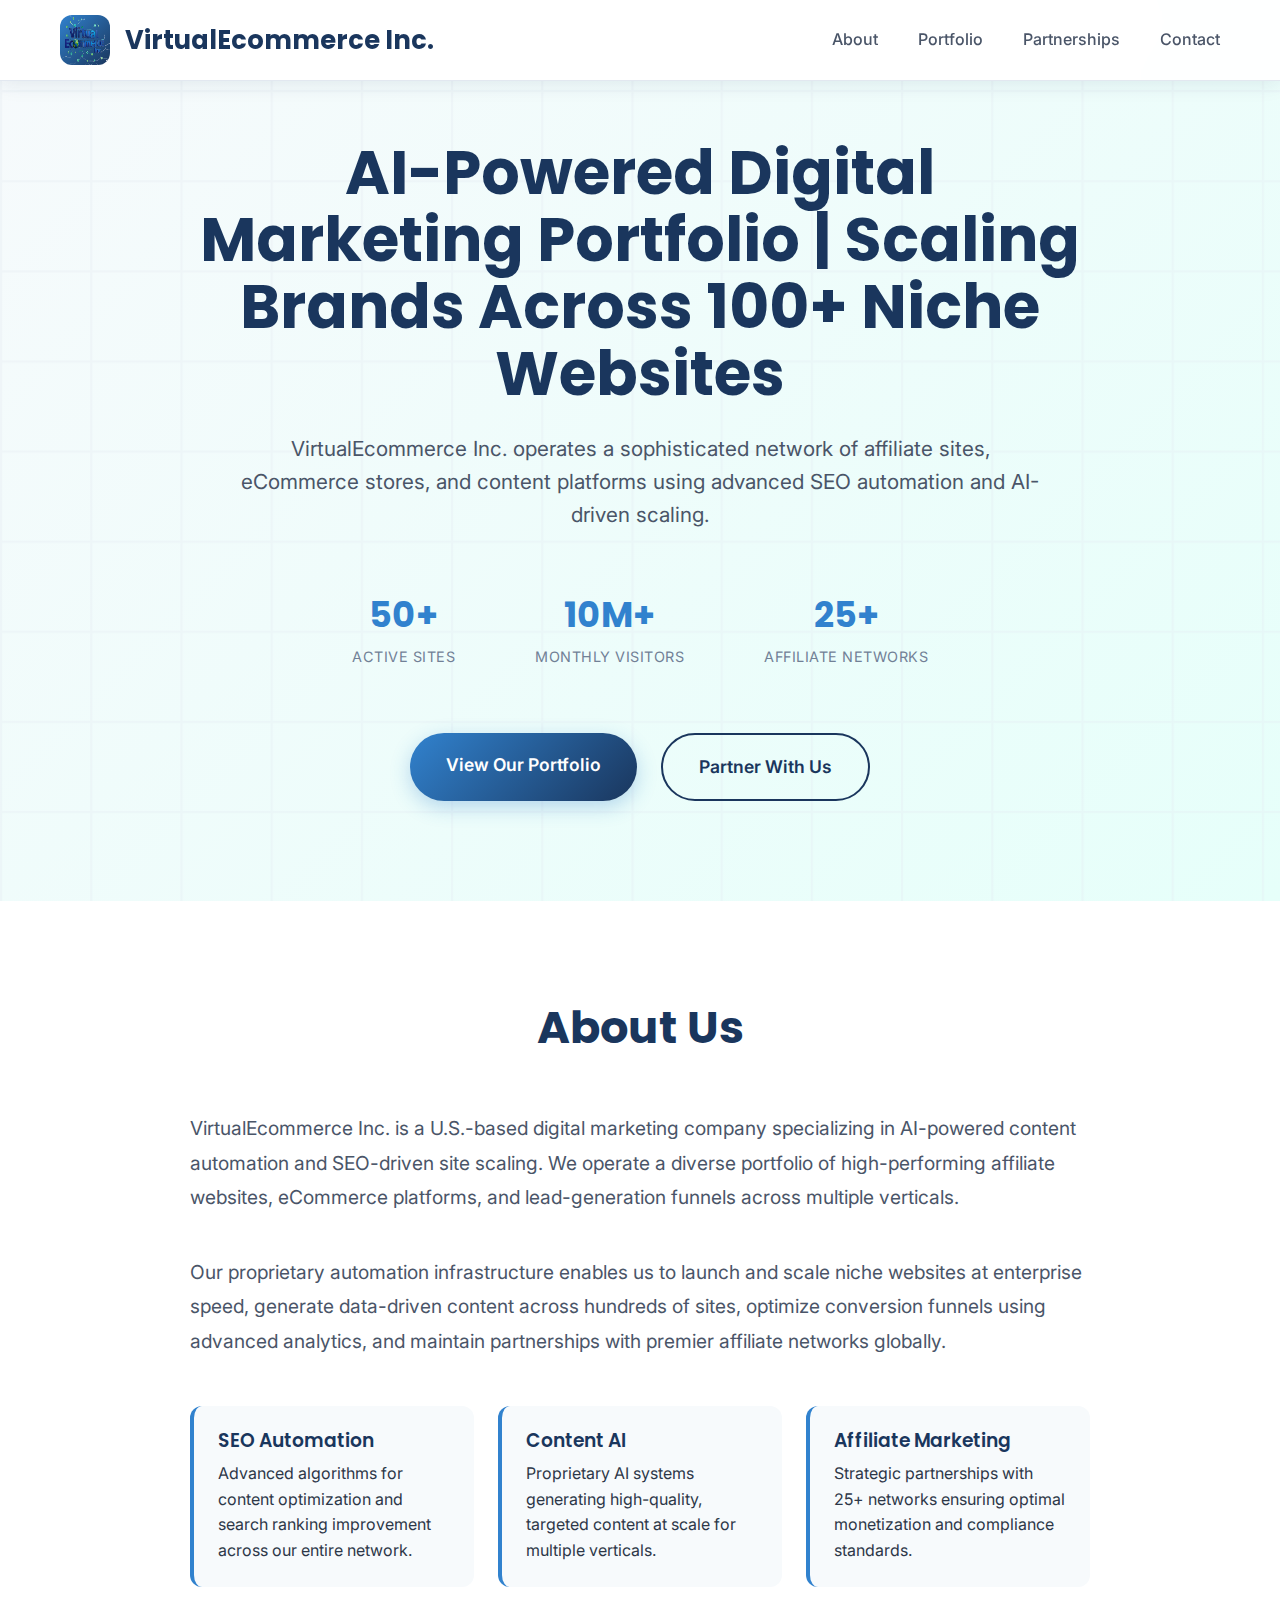
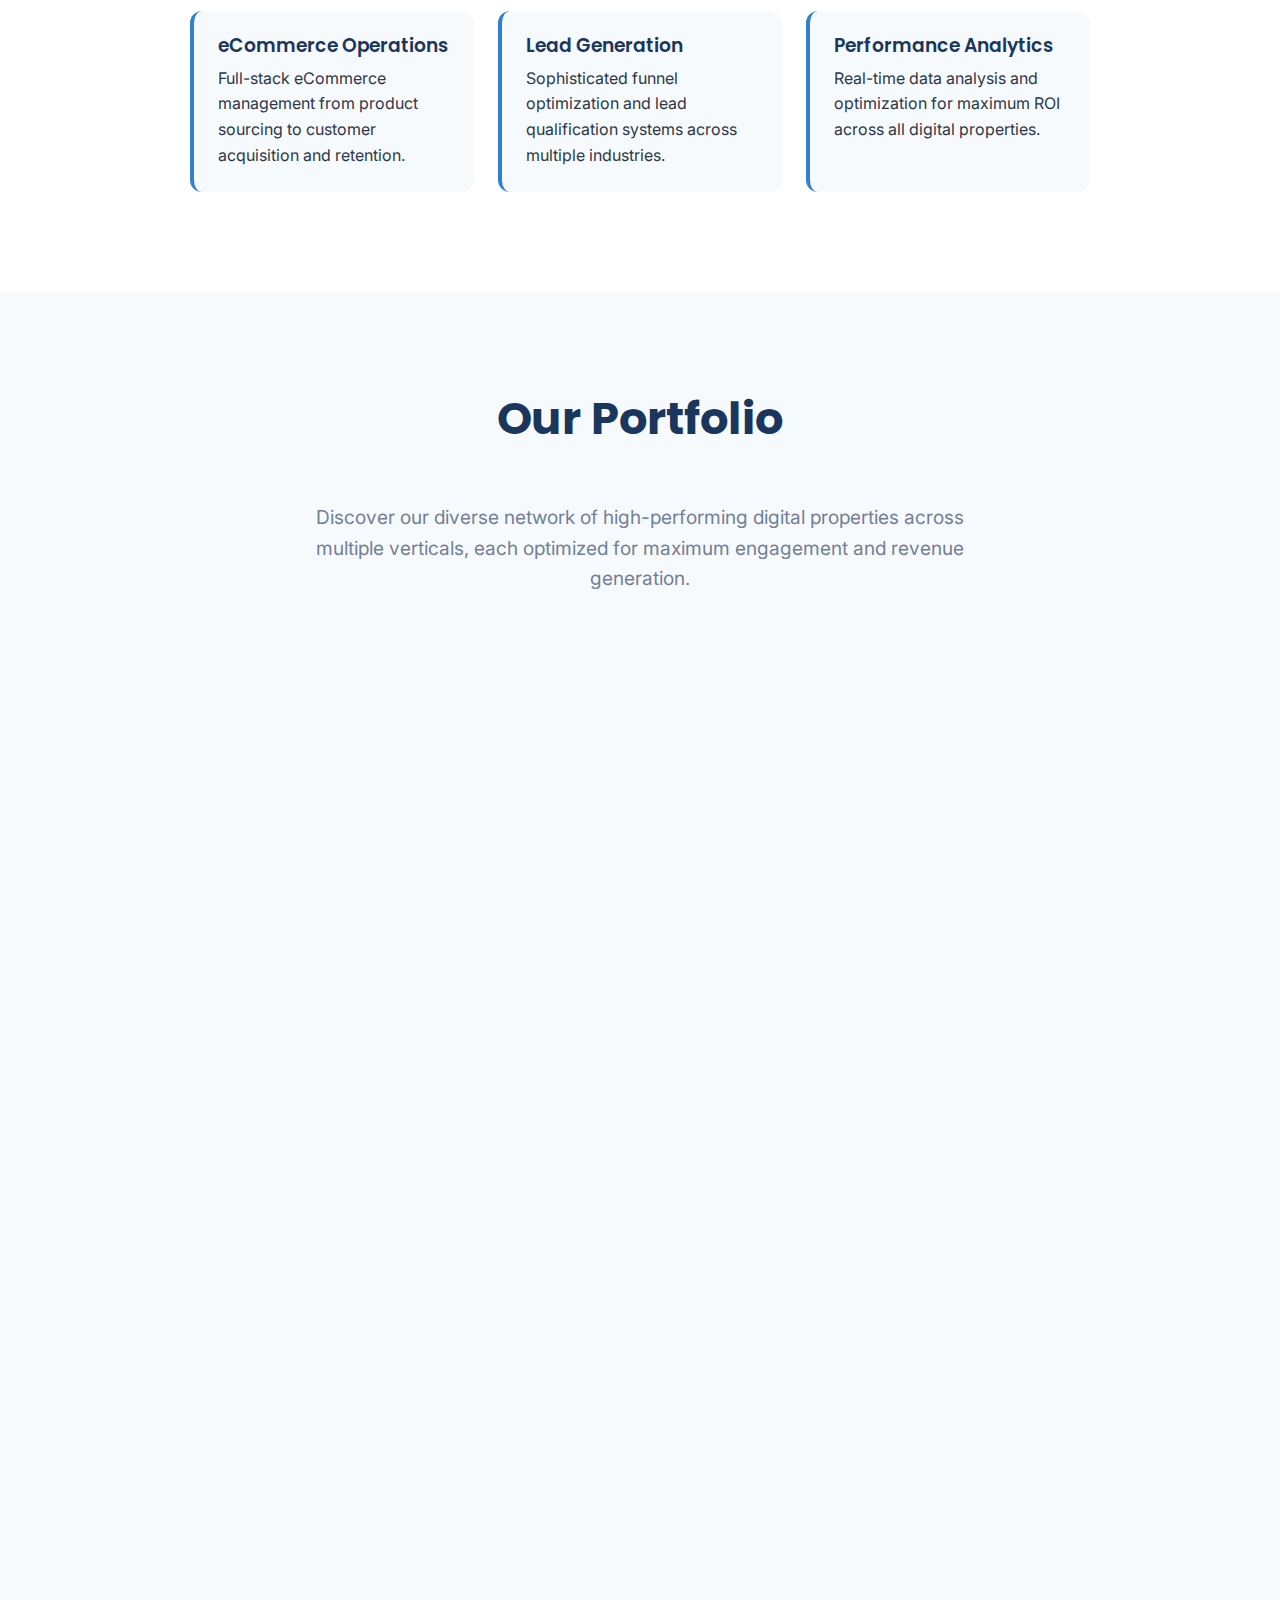
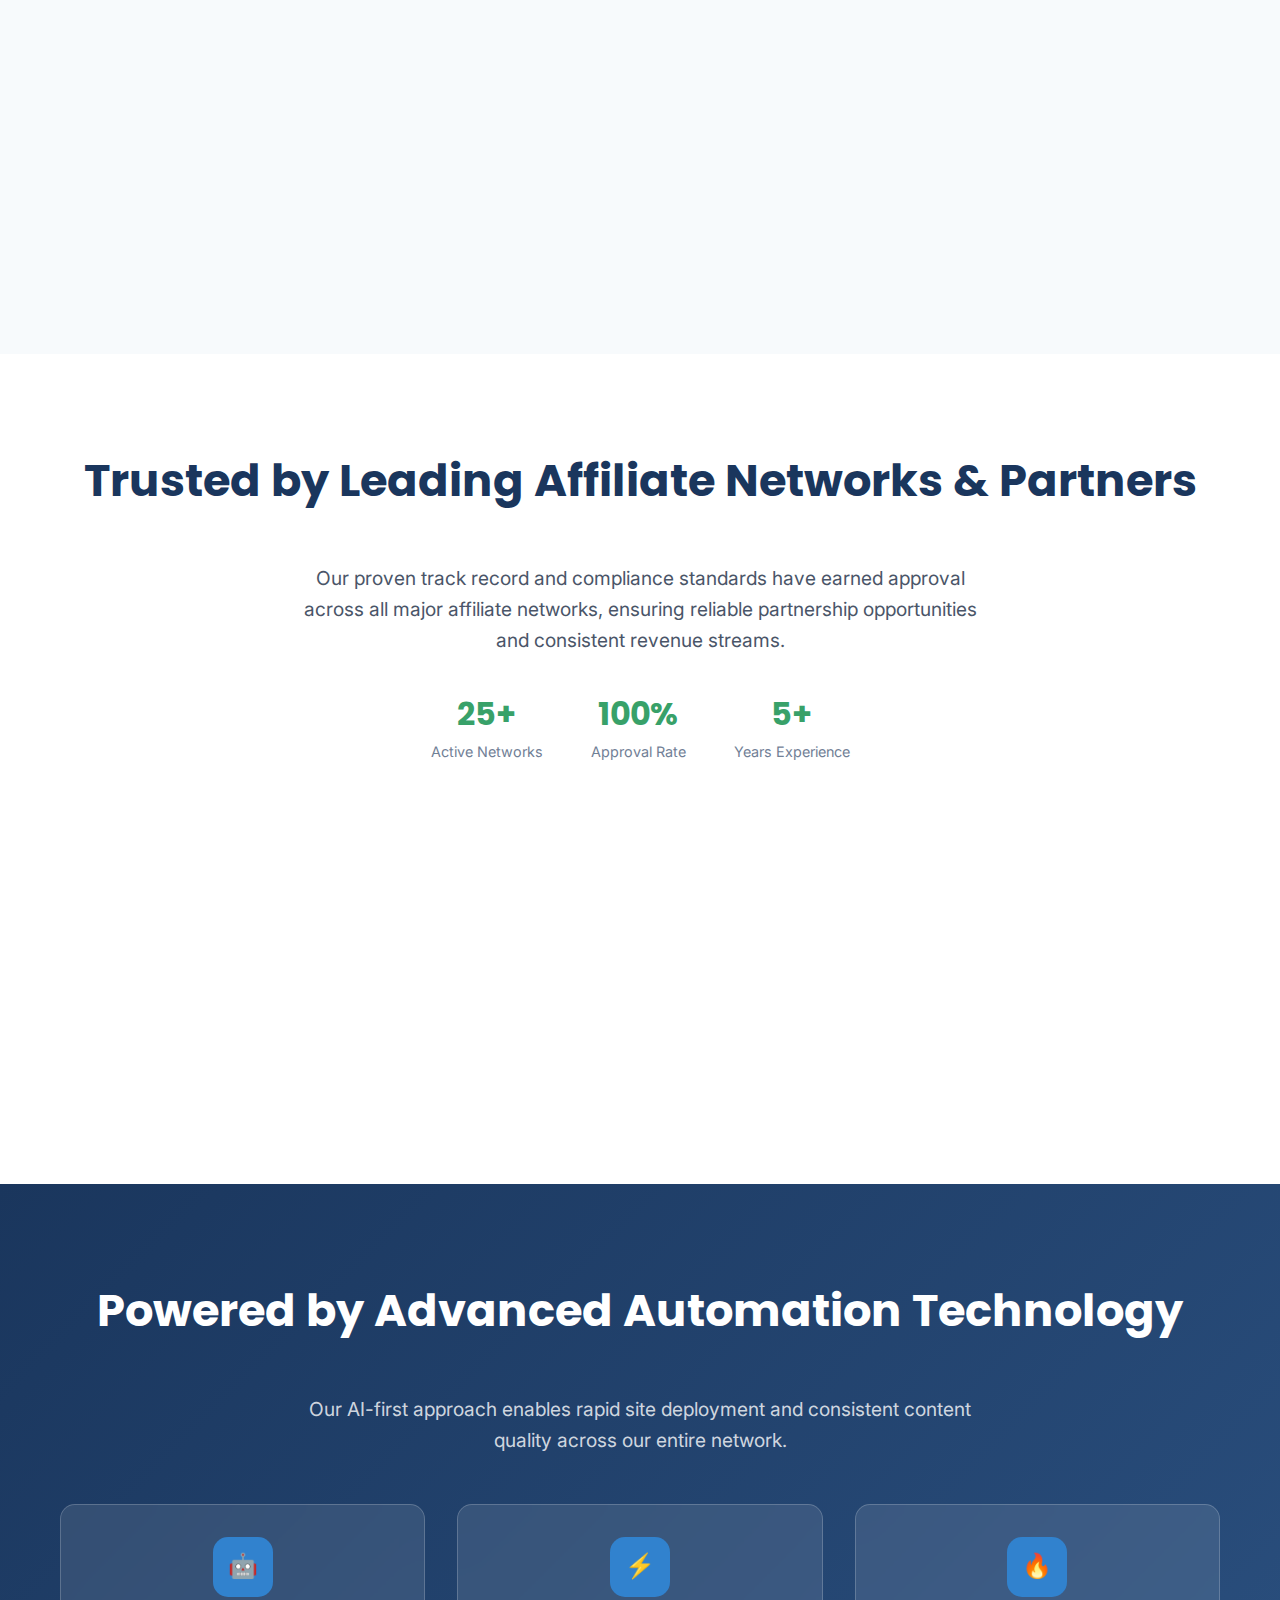
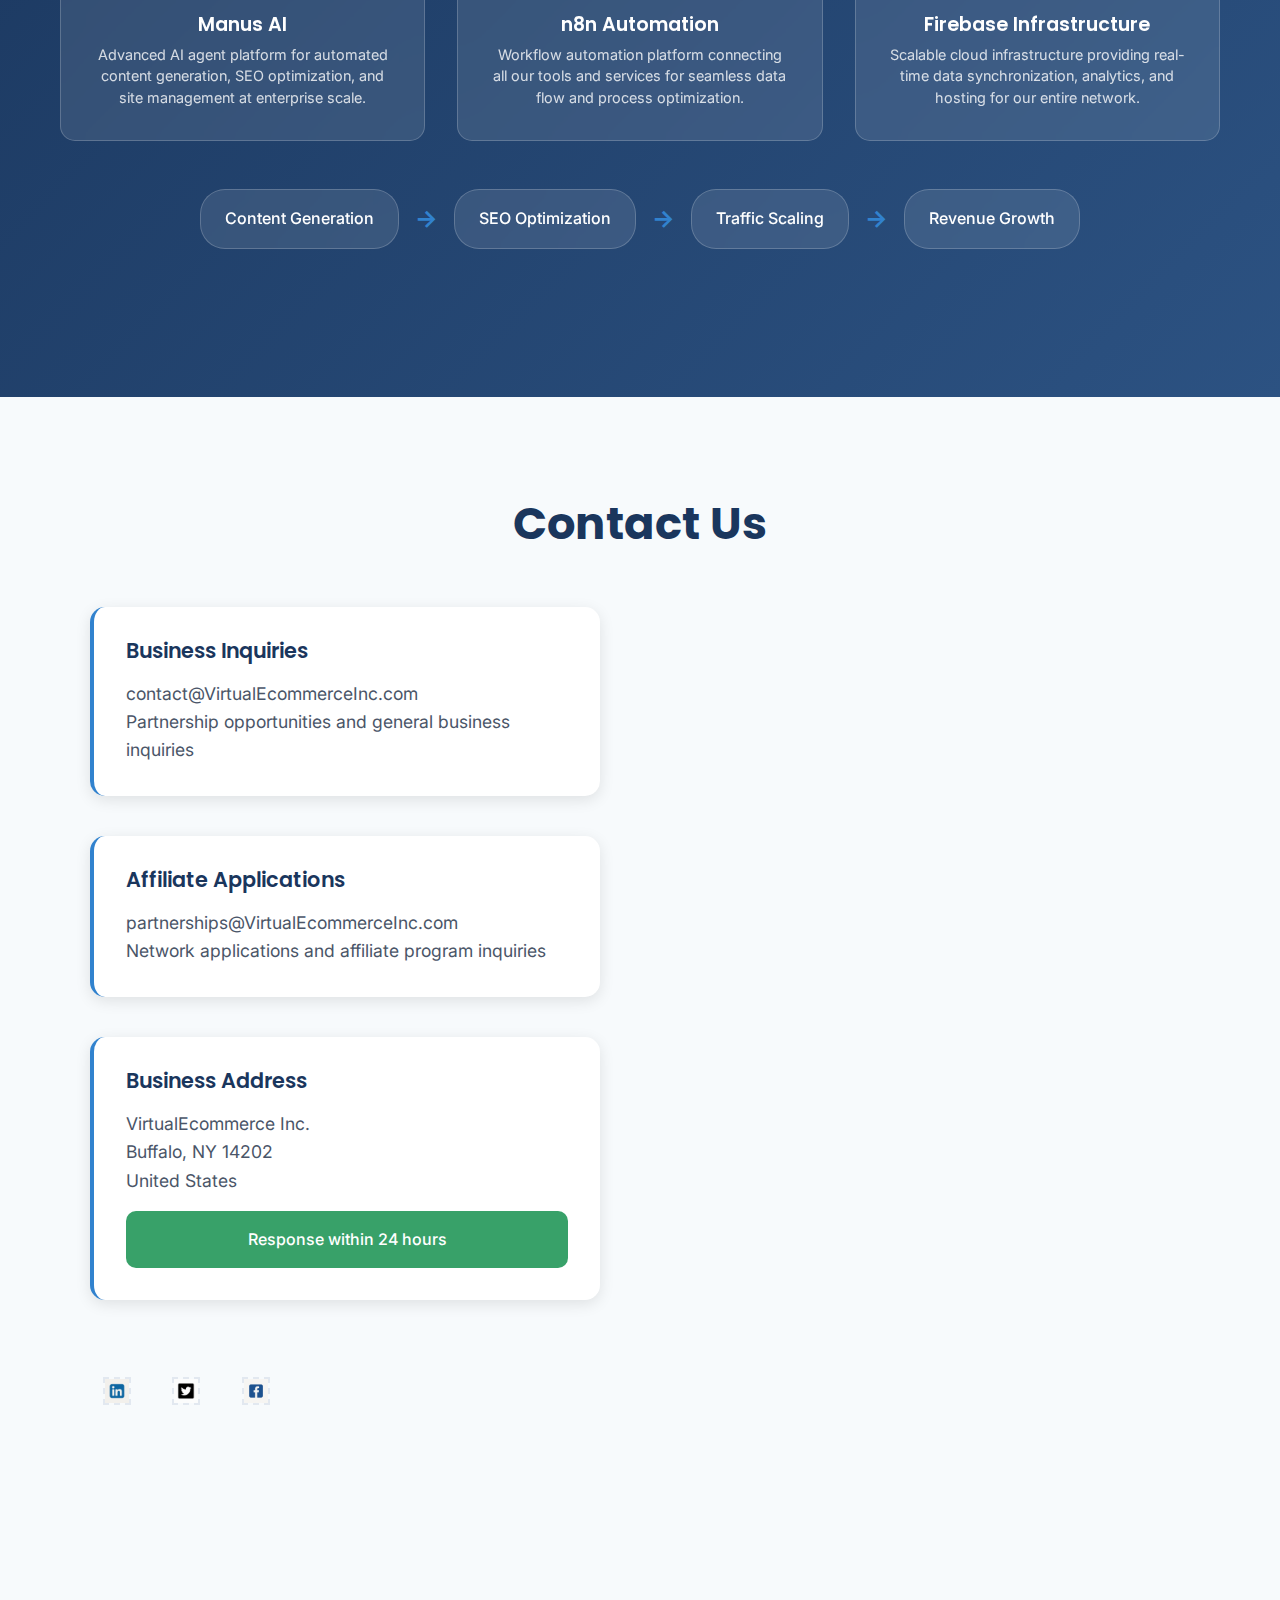
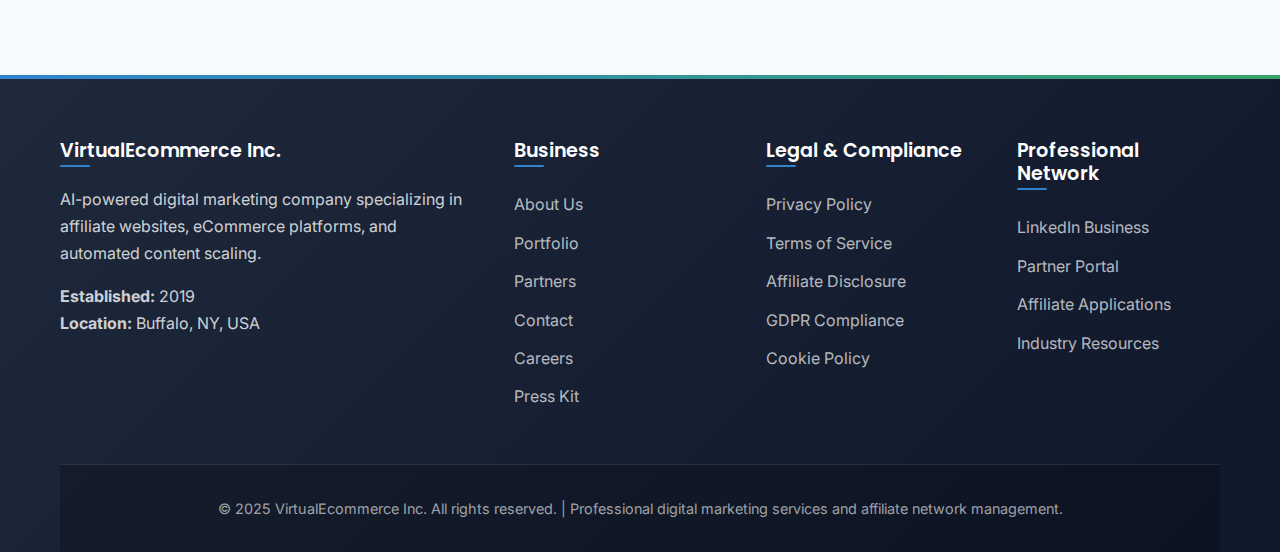
<file: index.html>
<!DOCTYPE html>
<html lang="en">
<head>
    <meta charset="UTF-8">
    <meta name="viewport" content="width=device-width, initial-scale=1.0">
    <title>VirtualEcommerce Inc. | Digital Affiliate & eCommerce Brands</title>
    <meta name="description" content="VirtualEcommerce Inc. builds, owns, and manages performance-driven affiliate and eCommerce websites across evergreen niches.">
    
    <!-- Open Graph Meta Tags -->
    <meta property="og:title" content="VirtualEcommerce Inc. | Digital Affiliate & eCommerce Brands">
    <meta property="og:description" content="VirtualEcommerce Inc. builds, owns, and manages performance-driven affiliate and eCommerce websites across evergreen niches.">
    <meta property="og:type" content="website">
    <meta property="og:url" content="https://VirtualEcommerceInc.com">
    <meta property="og:image" content="https://VirtualEcommerceInc.com/assets/og-image.jpg">
    
    <!-- Fonts -->
    <link rel="preconnect" href="https://fonts.googleapis.com">
    <link rel="preconnect" href="https://fonts.gstatic.com" crossorigin>
    <link href="https://fonts.googleapis.com/css2?family=Inter:wght@300;400;500;600;700&family=Poppins:wght@300;400;500;600;700;800&display=swap" rel="stylesheet">
    
    <!-- Styles -->
    <link rel="stylesheet" href="styles.css">
    
    <!-- Schema.org Organization Markup -->
    <script type="application/ld+json">
    {
        "@context": "https://schema.org",
        "@type": "Organization",
        "name": "VirtualEcommerce Inc.",
        "url": "https://VirtualEcommerceInc.com",
        "logo": "https://VirtualEcommerceInc.com/assets/logo.png",
        "description": "VirtualEcommerce Inc. builds, owns, and manages performance-driven affiliate and eCommerce websites across evergreen niches.",
        "address": {
            "@type": "PostalAddress",
            "addressLocality": "Buffalo",
            "addressRegion": "NY",
            "addressCountry": "US"
        },
        "contactPoint": {
            "@type": "ContactPoint",
            "email": "contact@VirtualEcommerceInc.com",
            "contactType": "customer service"
        },
        "foundingDate": "2025",
        "legalName": "VirtualEcommerce Inc."
    }
    </script>
</head>
<body>
    <!-- Navigation -->
    <nav class="navbar">
        <div class="nav-container">
            <div class="nav-logo">
                <img src="assets/logo-enhanced.png" alt="VirtualEcommerce Inc. Logo" class="logo">
                <span class="brand-name">VirtualEcommerce Inc.</span>
            </div>
            <ul class="nav-menu">
                <li><a href="#about" class="nav-link">About</a></li>
                <li><a href="#portfolio" class="nav-link">Portfolio</a></li>
                <li><a href="#partnerships" class="nav-link">Partnerships</a></li>
                <li><a href="#contact" class="nav-link">Contact</a></li>
            </ul>
            <div class="hamburger">
                <span class="bar"></span>
                <span class="bar"></span>
                <span class="bar"></span>
            </div>
        </div>
    </nav>

    <!-- Hero Section -->
    <section id="hero" class="hero">
        <div class="container">
            <div class="hero-content">
                <h1 class="hero-title">AI-Powered Digital Marketing Portfolio | Scaling Brands Across 100+ Niche Websites</h1>
                <p class="hero-subtitle">VirtualEcommerce Inc. operates a sophisticated network of affiliate sites, eCommerce stores, and content platforms using advanced SEO automation and AI-driven scaling.</p>
                
                <div class="trust-indicators">
                    <div class="trust-item">
                        <span class="trust-number">50+</span>
                        <span class="trust-label">Active Sites</span>
                    </div>
                    <div class="trust-item">
                        <span class="trust-number">10M+</span>
                        <span class="trust-label">Monthly Visitors</span>
                    </div>
                    <div class="trust-item">
                        <span class="trust-number">25+</span>
                        <span class="trust-label">Affiliate Networks</span>
                    </div>
                </div>
                
                <div class="hero-ctas">
                    <a href="#portfolio" class="cta-primary">View Our Portfolio</a>
                    <a href="#contact" class="cta-secondary">Partner With Us</a>
                </div>
            </div>
        </div>
    </section>

    <!-- About Us Section -->
    <section id="about" class="about">
        <div class="container">
            <h2 class="section-title">About Us</h2>
            <div class="about-content">
                <p class="about-text">VirtualEcommerce Inc. is a U.S.-based digital marketing company specializing in AI-powered content automation and SEO-driven site scaling. We operate a diverse portfolio of high-performing affiliate websites, eCommerce platforms, and lead-generation funnels across multiple verticals.</p>
                
                <p class="about-text">Our proprietary automation infrastructure enables us to launch and scale niche websites at enterprise speed, generate data-driven content across hundreds of sites, optimize conversion funnels using advanced analytics, and maintain partnerships with premier affiliate networks globally.</p>
                
                <div class="capabilities-grid">
                    <div class="capability-item">
                        <h3 class="capability-title">SEO Automation</h3>
                        <p>Advanced algorithms for content optimization and search ranking improvement across our entire network.</p>
                    </div>
                    <div class="capability-item">
                        <h3 class="capability-title">Content AI</h3>
                        <p>Proprietary AI systems generating high-quality, targeted content at scale for multiple verticals.</p>
                    </div>
                    <div class="capability-item">
                        <h3 class="capability-title">Affiliate Marketing</h3>
                        <p>Strategic partnerships with 25+ networks ensuring optimal monetization and compliance standards.</p>
                    </div>
                    <div class="capability-item">
                        <h3 class="capability-title">eCommerce Operations</h3>
                        <p>Full-stack eCommerce management from product sourcing to customer acquisition and retention.</p>
                    </div>
                    <div class="capability-item">
                        <h3 class="capability-title">Lead Generation</h3>
                        <p>Sophisticated funnel optimization and lead qualification systems across multiple industries.</p>
                    </div>
                    <div class="capability-item">
                        <h3 class="capability-title">Performance Analytics</h3>
                        <p>Real-time data analysis and optimization for maximum ROI across all digital properties.</p>
                    </div>
                </div>
            </div>
        </div>
    </section>

    <!-- Portfolio Section -->
    <section id="portfolio" class="portfolio">
        <div class="container">
            <h2 class="section-title">Our Portfolio</h2>
            <p class="section-subtitle">Discover our diverse network of high-performing digital properties across multiple verticals, each optimized for maximum engagement and revenue generation.</p>
            <div class="portfolio-grid">
                <div class="portfolio-card">
                    <div class="card-badges">
                        <span class="badge ecommerce">eCommerce</span>
                        <span class="badge affiliate">Affiliate</span>
                    </div>
                    <div class="card-logo">
                        <img src="assets/cashpaid-logo-placeholder.png" alt="CashPaid4Shopping.com Logo">
                    </div>
                    <h3 class="card-title">CashPaid4Shopping.com</h3>
                    <p class="card-description">Redirects to our exclusive Shop.com storefront — focused on cashback offers, health supplements, and exclusive partner deals with advanced conversion tracking.</p>
                    <div class="card-metrics">
                        <div class="metric">
                            <span class="metric-value">45K</span>
                            <span class="metric-label">Monthly Traffic</span>
                        </div>
                        <div class="metric">
                            <span class="metric-value">8.2%</span>
                            <span class="metric-label">Conversion Rate</span>
                        </div>
                        <div class="metric">
                            <span class="metric-value">+180%</span>
                            <span class="metric-label">Revenue Growth</span>
                        </div>
                    </div>
                    <a href="#" class="card-link">Visit Site</a>
                </div>
                
                <div class="portfolio-card">
                    <div class="card-badges">
                        <span class="badge affiliate">Affiliate Blog</span>
                        <span class="badge directory">Directory</span>
                    </div>
                    <div class="card-logo">
                        <img src="assets/nynightlife-logo-placeholder.png" alt="NYNightlife.com Logo">
                    </div>
                    <h3 class="card-title">NYNightlife.com</h3>
                    <p class="card-description">A comprehensive guide to NYC nightlife, events, and entertainment, monetized through strategic affiliate offers and local business partnerships.</p>
                    <div class="card-metrics">
                        <div class="metric">
                            <span class="metric-value">125K</span>
                            <span class="metric-label">Monthly Traffic</span>
                        </div>
                        <div class="metric">
                            <span class="metric-value">12.5%</span>
                            <span class="metric-label">Conversion Rate</span>
                        </div>
                        <div class="metric">
                            <span class="metric-value">+300%</span>
                            <span class="metric-label">Revenue Growth</span>
                        </div>
                    </div>
                    <a href="#" class="card-link">Visit Site</a>
                </div>
                
                <div class="portfolio-card">
                    <div class="card-badges">
                        <span class="badge leadgen">Lead Gen</span>
                        <span class="badge affiliate">Affiliate</span>
                    </div>
                    <div class="card-logo">
                        <img src="assets/photoscanning-logo-placeholder.png" alt="PhotoScanningStudio.com Logo">
                    </div>
                    <h3 class="card-title">PhotoScanningStudio.com</h3>
                    <p class="card-description">A local service and content site helping people digitize old photos, with SEO-optimized landing pages and automated blog content generation.</p>
                    <div class="card-metrics">
                        <div class="metric">
                            <span class="metric-value">28K</span>
                            <span class="metric-label">Monthly Traffic</span>
                        </div>
                        <div class="metric">
                            <span class="metric-value">15.8%</span>
                            <span class="metric-label">Conversion Rate</span>
                        </div>
                        <div class="metric">
                            <span class="metric-value">+250%</span>
                            <span class="metric-label">Revenue Growth</span>
                        </div>
                    </div>
                    <a href="#" class="card-link">Visit Site</a>
                </div>
                
                <div class="portfolio-card">
                    <div class="card-badges">
                        <span class="badge directory">Directory</span>
                        <span class="badge leadgen">Lead Gen</span>
                    </div>
                    <div class="card-logo">
                        <img src="assets/doggrooming-logo-placeholder.png" alt="DogGroomingNearMe.co Logo">
                    </div>
                    <h3 class="card-title">DogGroomingNearMe.co</h3>
                    <p class="card-description">A growing directory and affiliate site for mobile dog grooming services, with plans for geo-targeted pages nationwide and AI-powered content scaling.</p>
                    <div class="card-metrics">
                        <div class="metric">
                            <span class="metric-value">67K</span>
                            <span class="metric-label">Monthly Traffic</span>
                        </div>
                        <div class="metric">
                            <span class="metric-value">9.4%</span>
                            <span class="metric-label">Conversion Rate</span>
                        </div>
                        <div class="metric">
                            <span class="metric-value">+420%</span>
                            <span class="metric-label">Revenue Growth</span>
                        </div>
                    </div>
                    <a href="#" class="card-link">Visit Site</a>
                </div>
            </div>
        </div>
    </section>

    <!-- Affiliate Networks & Partnerships Section -->
    <section id="partnerships" class="partnerships">
        <div class="container">
            <h2 class="section-title">Trusted by Leading Affiliate Networks & Partners</h2>
            <p class="partnerships-text">Our proven track record and compliance standards have earned approval across all major affiliate networks, ensuring reliable partnership opportunities and consistent revenue streams.</p>
            
            <div class="partnership-stats">
                <div class="stat-item">
                    <span class="stat-number">25+</span>
                    <span class="stat-label">Active Networks</span>
                </div>
                <div class="stat-item">
                    <span class="stat-number">100%</span>
                    <span class="stat-label">Approval Rate</span>
                </div>
                <div class="stat-item">
                    <span class="stat-number">5+</span>
                    <span class="stat-label">Years Experience</span>
                </div>
            </div>
            
            <div class="partners-grid">
                <div class="partner-logo">
                    <img src="assets/amazon-logo-placeholder.png" alt="Amazon Associates">
                </div>
                <div class="partner-logo">
                    <img src="assets/clickbank-logo-placeholder.png" alt="ClickBank">
                </div>
                <div class="partner-logo">
                    <img src="assets/cj-logo-placeholder.png" alt="CJ Affiliate">
                </div>
                <div class="partner-logo">
                    <img src="assets/sharesale-logo-placeholder.png" alt="ShareASale">
                </div>
                <div class="partner-logo">
                    <img src="assets/awin-logo-placeholder.png" alt="Awin">
                </div>
                <div class="partner-logo">
                    <img src="assets/more-logo-placeholder.png" alt="More Partners">
                </div>
            </div>
        </div>
    </section>

    <!-- Technology & Automation Section -->
    <section id="technology" class="technology">
        <div class="container">
            <h2 class="section-title">Powered by Advanced Automation Technology</h2>
            <p class="section-subtitle">Our AI-first approach enables rapid site deployment and consistent content quality across our entire network.</p>
            
            <div class="tech-grid">
                <div class="tech-item">
                    <div class="tech-icon">🤖</div>
                    <h3 class="tech-title">Manus AI</h3>
                    <p class="tech-description">Advanced AI agent platform for automated content generation, SEO optimization, and site management at enterprise scale.</p>
                </div>
                <div class="tech-item">
                    <div class="tech-icon">⚡</div>
                    <h3 class="tech-title">n8n Automation</h3>
                    <p class="tech-description">Workflow automation platform connecting all our tools and services for seamless data flow and process optimization.</p>
                </div>
                <div class="tech-item">
                    <div class="tech-icon">🔥</div>
                    <h3 class="tech-title">Firebase Infrastructure</h3>
                    <p class="tech-description">Scalable cloud infrastructure providing real-time data synchronization, analytics, and hosting for our entire network.</p>
                </div>
            </div>
            
            <div class="process-flow">
                <div class="process-step">Content Generation</div>
                <div class="process-arrow">→</div>
                <div class="process-step">SEO Optimization</div>
                <div class="process-arrow">→</div>
                <div class="process-step">Traffic Scaling</div>
                <div class="process-arrow">→</div>
                <div class="process-step">Revenue Growth</div>
            </div>
        </div>
    </section>

    <!-- Contact Section -->
    <section id="contact" class="contact">
        <div class="container">
            <h2 class="section-title">Contact Us</h2>
            <div class="contact-content">
                <div class="contact-info">
                    <div class="contact-item">
                        <h3>Business Inquiries</h3>
                        <p>contact@VirtualEcommerceInc.com</p>
                        <p>Partnership opportunities and general business inquiries</p>
                    </div>
                    <div class="contact-item">
                        <h3>Affiliate Applications</h3>
                        <p>partnerships@VirtualEcommerceInc.com</p>
                        <p>Network applications and affiliate program inquiries</p>
                    </div>
                    <div class="contact-item">
                        <h3>Business Address</h3>
                        <p>VirtualEcommerce Inc.<br>
                        Buffalo, NY 14202<br>
                        United States</p>
                        <div class="business-hours">
                            Response within 24 hours
                        </div>
                    </div>
                    <div class="social-links">
                        <a href="#" class="social-link" aria-label="LinkedIn Business">
                            <img src="assets/linkedin-icon-placeholder.png" alt="LinkedIn">
                        </a>
                        <a href="#" class="social-link" aria-label="Twitter">
                            <img src="assets/twitter-icon-placeholder.png" alt="Twitter">
                        </a>
                        <a href="#" class="social-link" aria-label="Facebook">
                            <img src="assets/facebook-icon-placeholder.png" alt="Facebook">
                        </a>
                    </div>
                </div>
                <form class="contact-form" id="contactForm">
                    <div class="form-group">
                        <label for="inquiryType">Inquiry Type</label>
                        <select id="inquiryType" name="inquiryType" required>
                            <option value="">Select inquiry type</option>
                            <option value="partnership">Partnership Opportunity</option>
                            <option value="affiliate">Affiliate Application</option>
                            <option value="business">General Business</option>
                            <option value="other">Other</option>
                        </select>
                    </div>
                    <div class="form-group">
                        <label for="name">Name</label>
                        <input type="text" id="name" name="name" required>
                    </div>
                    <div class="form-group">
                        <label for="email">Email</label>
                        <input type="email" id="email" name="email" required>
                    </div>
                    <div class="form-group">
                        <label for="company">Company (Optional)</label>
                        <input type="text" id="company" name="company">
                    </div>
                    <div class="form-group">
                        <label for="message">Message</label>
                        <textarea id="message" name="message" rows="5" required></textarea>
                    </div>
                    <button type="submit" class="submit-button">Send Message</button>
                    <div class="trust-badge">
                        ✓ Response within 24 hours • Professional consultation available
                    </div>
                </form>
            </div>
        </div>
    </section>

    <!-- Footer -->
    <footer class="footer">
        <div class="container">
            <div class="footer-content">
                <div class="footer-section">
                    <h3>VirtualEcommerce Inc.</h3>
                    <p>AI-powered digital marketing company specializing in affiliate websites, eCommerce platforms, and automated content scaling.</p>
                    <p><strong>Established:</strong> 2019<br>
                    <strong>Location:</strong> Buffalo, NY, USA</p>
                </div>
                <div class="footer-section">
                    <h3>Business</h3>
                    <div class="footer-links">
                        <a href="#about">About Us</a>
                        <a href="#portfolio">Portfolio</a>
                        <a href="#partnerships">Partners</a>
                        <a href="#contact">Contact</a>
                        <a href="#">Careers</a>
                        <a href="#">Press Kit</a>
                    </div>
                </div>
                <div class="footer-section">
                    <h3>Legal & Compliance</h3>
                    <div class="footer-links">
                        <a href="#">Privacy Policy</a>
                        <a href="#">Terms of Service</a>
                        <a href="#">Affiliate Disclosure</a>
                        <a href="#">GDPR Compliance</a>
                        <a href="#">Cookie Policy</a>
                    </div>
                </div>
                <div class="footer-section">
                    <h3>Professional Network</h3>
                    <div class="footer-links">
                        <a href="#">LinkedIn Business</a>
                        <a href="#">Partner Portal</a>
                        <a href="#">Affiliate Applications</a>
                        <a href="#">Industry Resources</a>
                    </div>
                </div>
            </div>
            <div class="footer-bottom">
                <p>&copy; 2025 VirtualEcommerce Inc. All rights reserved. | Professional digital marketing services and affiliate network management.</p>
            </div>
        </div>
    </footer>

    <!-- JavaScript -->
    <script src="script.js"></script>
</body>
</html>
</file>
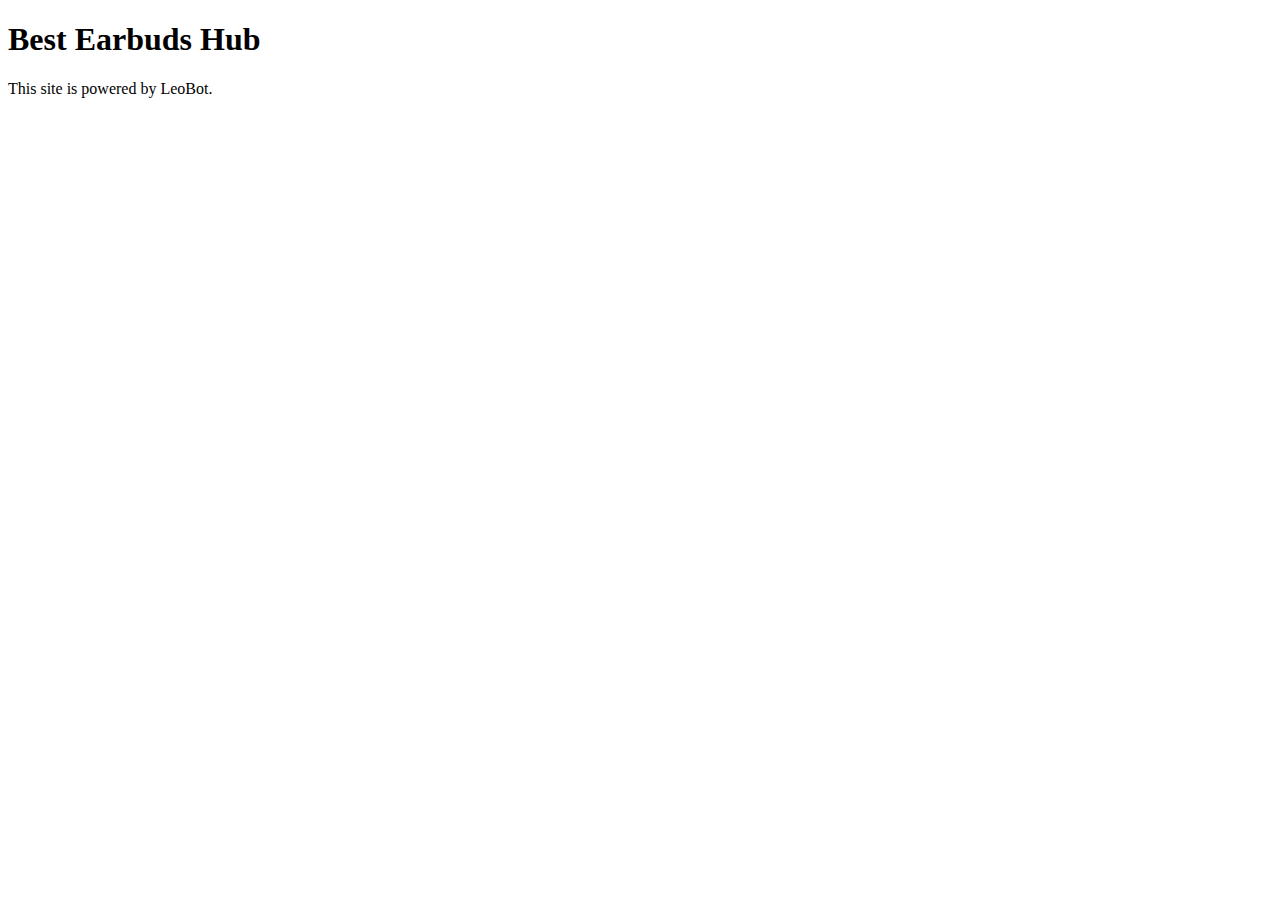
<file: earbuds/index.html>
<!DOCTYPE html>
<html lang="en">
<head>
  <meta charset="UTF-8">
  <title>Best Earbuds Reviews</title>
  <meta name="description" content="Independent reviews and comparisons of the best wireless earbuds.">
</head>
<body>
  <h1>Best Earbuds Hub</h1>
  <p>This site is powered by LeoBot.</p>
</body>
</html>
</file>
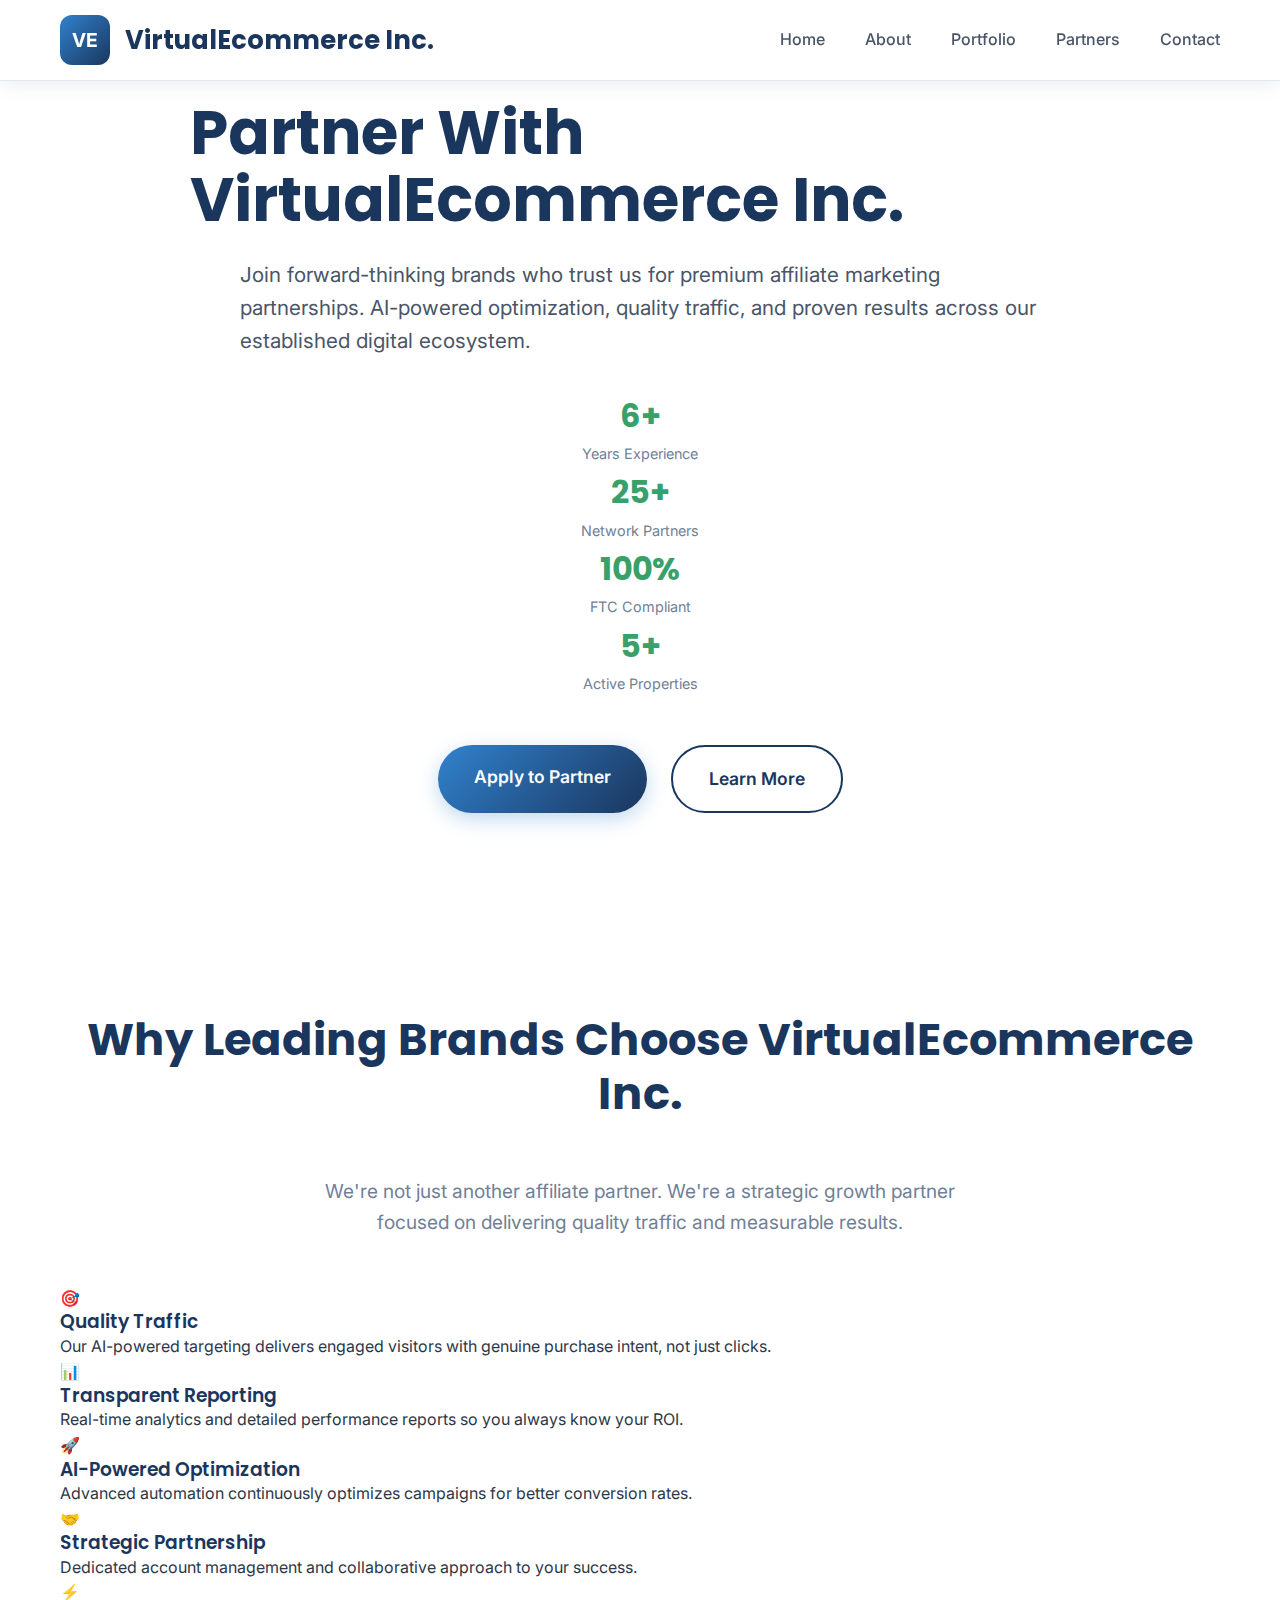
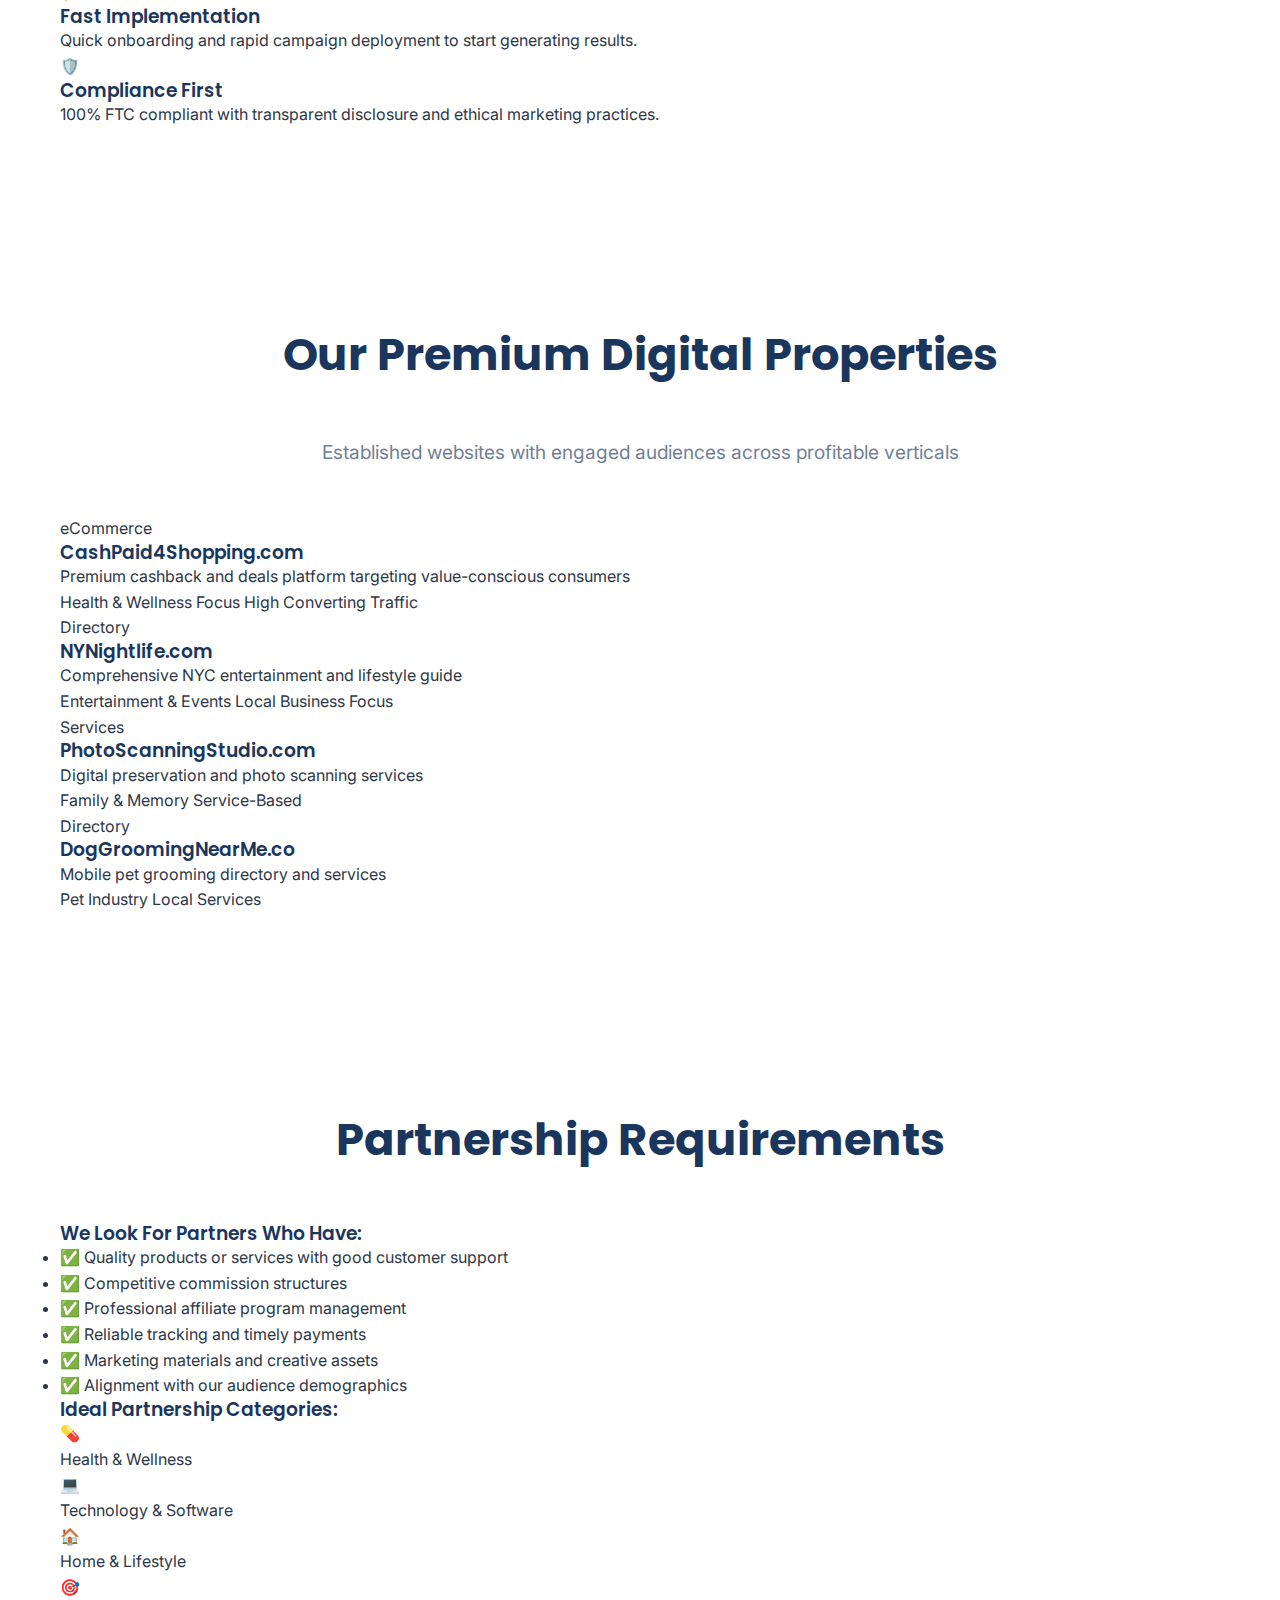
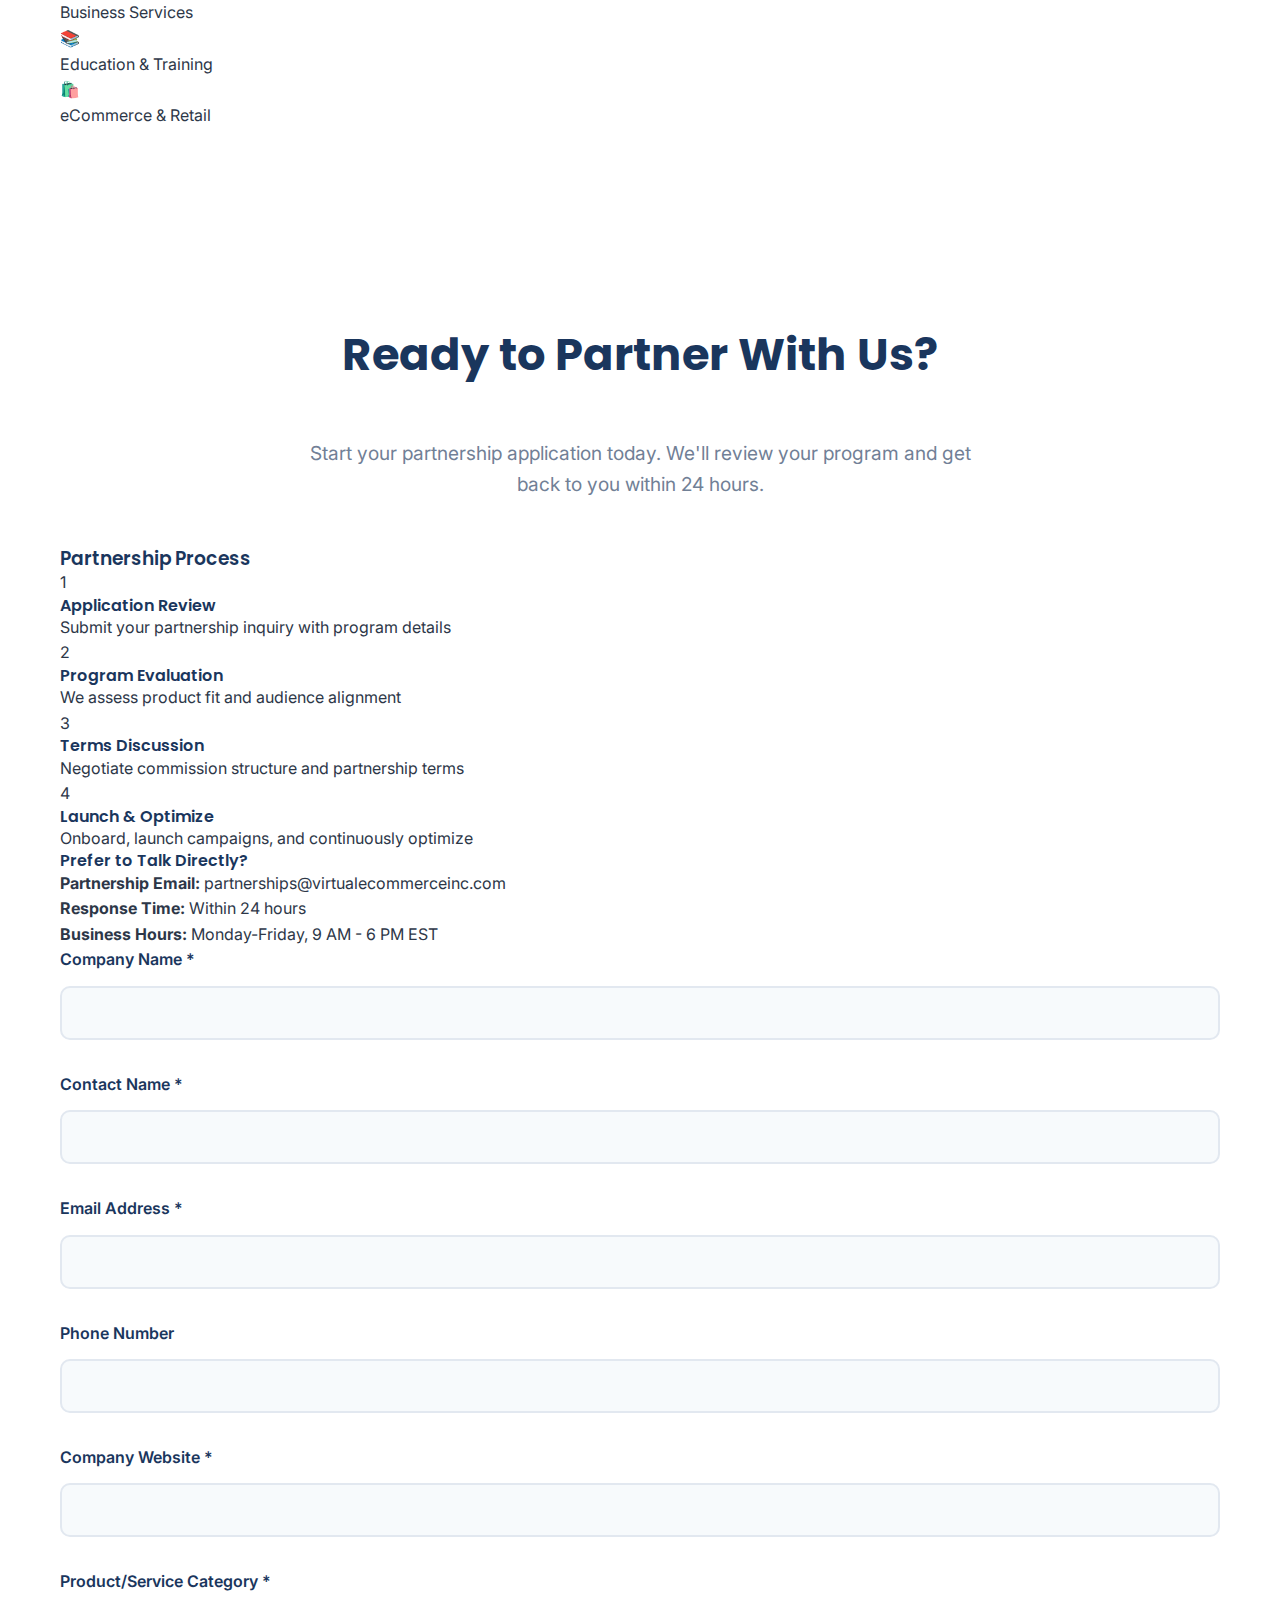
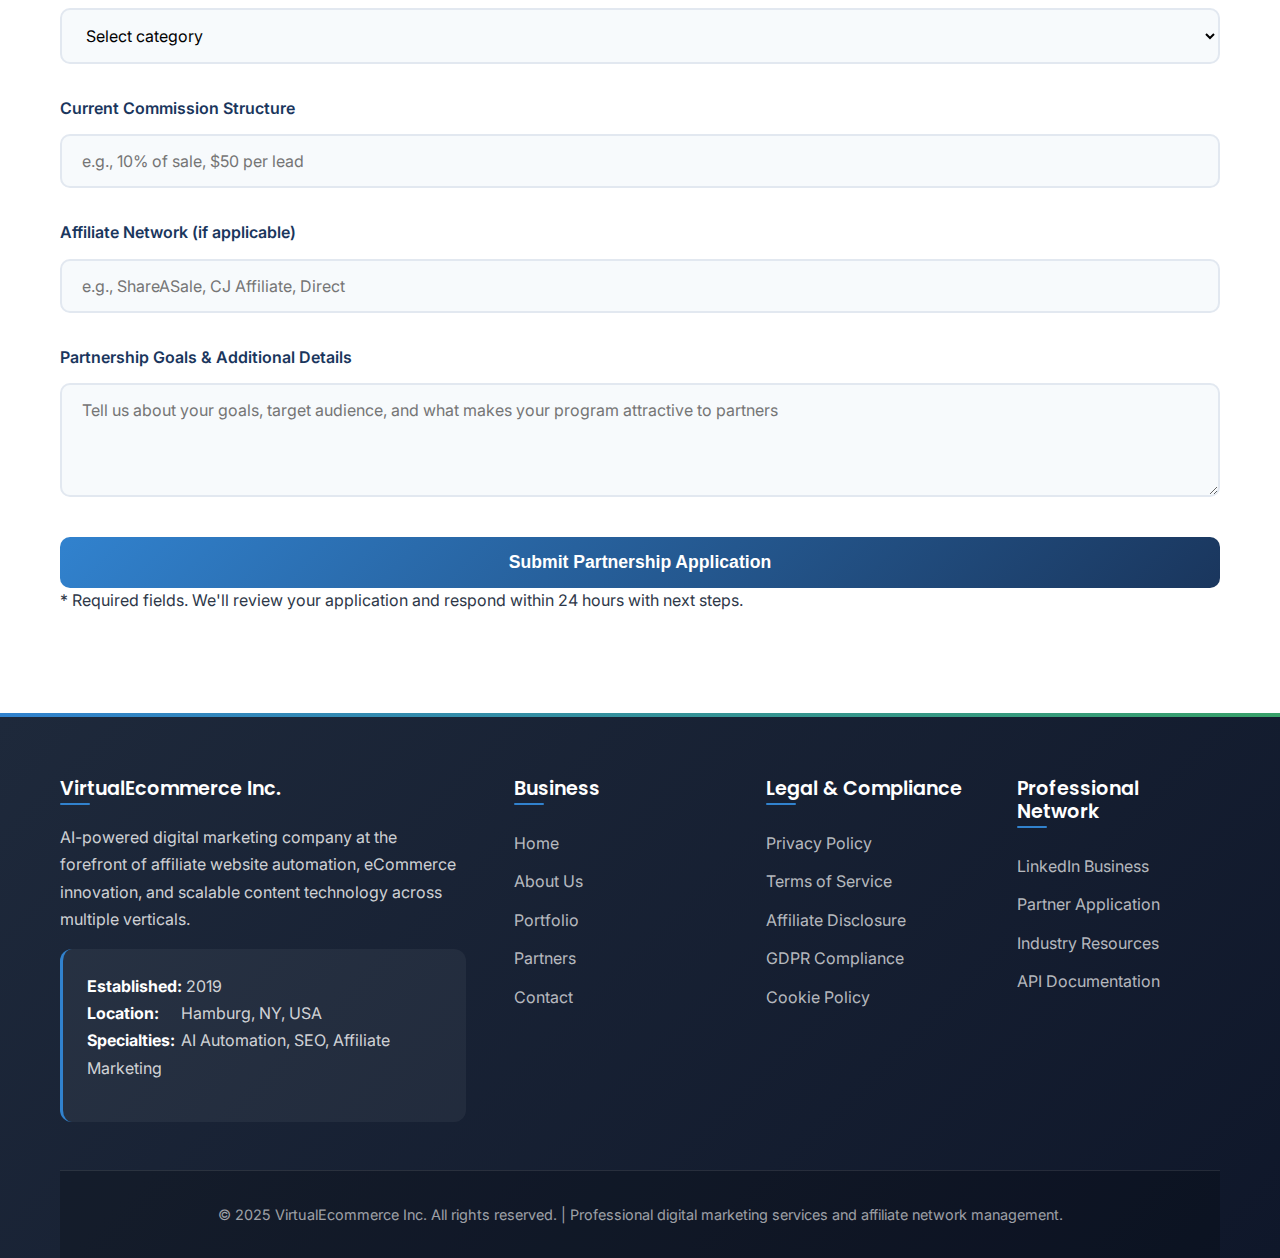
<file: partners.html>
<!DOCTYPE html>
<html lang="en">
<head>
    <!-- Google tag (gtag.js) -->
    <script async src="https://www.googletagmanager.com/gtag/js?id=G-Q599X59GY2"></script>
    <script>
      window.dataLayer = window.dataLayer || [];
      function gtag(){dataLayer.push(arguments);}
      gtag('js', new Date());
      gtag('config', 'G-Q599X59GY2');
    </script>

    <meta charset="UTF-8">
    <meta name="viewport" content="width=device-width, initial-scale=1.0">
    <title>Partner With VirtualEcommerce Inc. | Premium Affiliate Marketing Solutions</title>
    <meta name="description" content="Partner with VirtualEcommerce Inc. for high-quality affiliate marketing. AI-powered optimization, proven results, and premium traffic across established digital properties.">
    
    <!-- Open Graph Meta Tags -->
    <meta property="og:title" content="Partner With VirtualEcommerce Inc. | Premium Affiliate Marketing Solutions">
    <meta property="og:description" content="Join leading brands who trust VirtualEcommerce Inc. for quality affiliate partnerships, AI-powered optimization, and proven ROI.">
    <meta property="og:type" content="website">
    <meta property="og:url" content="https://virtualecommerceinc.github.io/partners.html">
    <meta property="og:image" content="https://virtualecommerceinc.github.io/assets/og-image.jpg">
    
    <!-- Fonts -->
    <link rel="preconnect" href="https://fonts.googleapis.com">
    <link rel="preconnect" href="https://fonts.gstatic.com" crossorigin>
    <link href="https://fonts.googleapis.com/css2?family=Inter:wght@300;400;500;600;700&family=Poppins:wght@300;400;500;600;700;800&display=swap" rel="stylesheet">
    
    <!-- Styles -->
    <link rel="stylesheet" href="styles.css">
    
    <!-- Schema.org Organization Markup -->
    <script type="application/ld+json">
    {
        "@context": "https://schema.org",
        "@type": "Service",
        "name": "Affiliate Marketing Partnership",
        "provider": {
            "@type": "Organization",
            "name": "VirtualEcommerce Inc.",
            "url": "https://virtualecommerceinc.github.io",
            "address": {
                "@type": "PostalAddress",
                "streetAddress": "5309 Roberts Road",
                "addressLocality": "Hamburg",
                "addressRegion": "NY",
                "postalCode": "14075",
                "addressCountry": "US"
            }
        },
        "description": "Premium affiliate marketing partnership services with AI-powered optimization and proven results",
        "areaServed": "United States",
        "serviceType": "Affiliate Marketing",
        "audience": "Business"
    }
    </script>
</head>
<body>
    <!-- Navigation -->
    <nav class="navbar">
        <div class="nav-container">
            <div class="nav-logo">
                <div class="logo">VE</div>
                <span class="brand-name">VirtualEcommerce Inc.</span>
            </div>
            <ul class="nav-menu">
                <li><a href="index.html" class="nav-link">Home</a></li>
                <li><a href="index.html#about" class="nav-link">About</a></li>
                <li><a href="index.html#portfolio" class="nav-link">Portfolio</a></li>
                <li><a href="partners.html" class="nav-link active">Partners</a></li>
                <li><a href="index.html#contact" class="nav-link">Contact</a></li>
            </ul>
            <div class="hamburger">
                <span class="bar"></span>
                <span class="bar"></span>
                <span class="bar"></span>
            </div>
        </div>
    </nav>

    <!-- Partners Hero Section -->
    <section class="partners-hero">
        <div class="container">
            <div class="hero-content">
                <h1 class="hero-title">Partner With VirtualEcommerce Inc.</h1>
                <p class="hero-subtitle">Join forward-thinking brands who trust us for premium affiliate marketing partnerships. AI-powered optimization, quality traffic, and proven results across our established digital ecosystem.</p>
                
                <div class="partner-stats">
                    <div class="stat-item">
                        <span class="stat-number">6+</span>
                        <span class="stat-label">Years Experience</span>
                    </div>
                    <div class="stat-item">
                        <span class="stat-number">25+</span>
                        <span class="stat-label">Network Partners</span>
                    </div>
                    <div class="stat-item">
                        <span class="stat-number">100%</span>
                        <span class="stat-label">FTC Compliant</span>
                    </div>
                    <div class="stat-item">
                        <span class="stat-number">5+</span>
                        <span class="stat-label">Active Properties</span>
                    </div>
                </div>
                
                <div class="hero-ctas">
                    <a href="#partner-application" class="cta-primary">Apply to Partner</a>
                    <a href="#partnership-benefits" class="cta-secondary">Learn More</a>
                </div>
            </div>
        </div>
    </section>

    <!-- Why Partner With Us -->
    <section id="partnership-benefits" class="partnership-benefits">
        <div class="container">
            <h2 class="section-title">Why Leading Brands Choose VirtualEcommerce Inc.</h2>
            <p class="section-subtitle">We're not just another affiliate partner. We're a strategic growth partner focused on delivering quality traffic and measurable results.</p>
            
            <div class="benefits-grid">
                <div class="benefit-item">
                    <div class="benefit-icon">🎯</div>
                    <h3 class="benefit-title">Quality Traffic</h3>
                    <p>Our AI-powered targeting delivers engaged visitors with genuine purchase intent, not just clicks.</p>
                </div>
                <div class="benefit-item">
                    <div class="benefit-icon">📊</div>
                    <h3 class="benefit-title">Transparent Reporting</h3>
                    <p>Real-time analytics and detailed performance reports so you always know your ROI.</p>
                </div>
                <div class="benefit-item">
                    <div class="benefit-icon">🚀</div>
                    <h3 class="benefit-title">AI-Powered Optimization</h3>
                    <p>Advanced automation continuously optimizes campaigns for better conversion rates.</p>
                </div>
                <div class="benefit-item">
                    <div class="benefit-icon">🤝</div>
                    <h3 class="benefit-title">Strategic Partnership</h3>
                    <p>Dedicated account management and collaborative approach to your success.</p>
                </div>
                <div class="benefit-item">
                    <div class="benefit-icon">⚡</div>
                    <h3 class="benefit-title">Fast Implementation</h3>
                    <p>Quick onboarding and rapid campaign deployment to start generating results.</p>
                </div>
                <div class="benefit-item">
                    <div class="benefit-icon">🛡️</div>
                    <h3 class="benefit-title">Compliance First</h3>
                    <p>100% FTC compliant with transparent disclosure and ethical marketing practices.</p>
                </div>
            </div>
        </div>
    </section>

    <!-- Our Digital Properties -->
    <section class="digital-properties">
        <div class="container">
            <h2 class="section-title">Our Premium Digital Properties</h2>
            <p class="section-subtitle">Established websites with engaged audiences across profitable verticals</p>
            
            <div class="properties-grid">
                <div class="property-card">
                    <div class="property-badge">eCommerce</div>
                    <h3 class="property-name">CashPaid4Shopping.com</h3>
                    <p class="property-description">Premium cashback and deals platform targeting value-conscious consumers</p>
                    <div class="property-metrics">
                        <span class="metric">Health & Wellness Focus</span>
                        <span class="metric">High Converting Traffic</span>
                    </div>
                </div>
                
                <div class="property-card">
                    <div class="property-badge">Directory</div>
                    <h3 class="property-name">NYNightlife.com</h3>
                    <p class="property-description">Comprehensive NYC entertainment and lifestyle guide</p>
                    <div class="property-metrics">
                        <span class="metric">Entertainment & Events</span>
                        <span class="metric">Local Business Focus</span>
                    </div>
                </div>
                
                <div class="property-card">
                    <div class="property-badge">Services</div>
                    <h3 class="property-name">PhotoScanningStudio.com</h3>
                    <p class="property-description">Digital preservation and photo scanning services</p>
                    <div class="property-metrics">
                        <span class="metric">Family & Memory</span>
                        <span class="metric">Service-Based</span>
                    </div>
                </div>
                
                <div class="property-card">
                    <div class="property-badge">Directory</div>
                    <h3 class="property-name">DogGroomingNearMe.co</h3>
                    <p class="property-description">Mobile pet grooming directory and services</p>
                    <div class="property-metrics">
                        <span class="metric">Pet Industry</span>
                        <span class="metric">Local Services</span>
                    </div>
                </div>
            </div>
        </div>
    </section>

    <!-- Partnership Requirements -->
    <section class="partnership-requirements">
        <div class="container">
            <h2 class="section-title">Partnership Requirements</h2>
            <div class="requirements-content">
                <div class="requirements-list">
                    <h3>We Look For Partners Who Have:</h3>
                    <ul>
                        <li>✅ Quality products or services with good customer support</li>
                        <li>✅ Competitive commission structures</li>
                        <li>✅ Professional affiliate program management</li>
                        <li>✅ Reliable tracking and timely payments</li>
                        <li>✅ Marketing materials and creative assets</li>
                        <li>✅ Alignment with our audience demographics</li>
                    </ul>
                </div>
                <div class="ideal-partners">
                    <h3>Ideal Partnership Categories:</h3>
                    <div class="categories-grid">
                        <div class="category-item">
                            <div class="category-icon">💊</div>
                            <span>Health & Wellness</span>
                        </div>
                        <div class="category-item">
                            <div class="category-icon">💻</div>
                            <span>Technology & Software</span>
                        </div>
                        <div class="category-item">
                            <div class="category-icon">🏠</div>
                            <span>Home & Lifestyle</span>
                        </div>
                        <div class="category-item">
                            <div class="category-icon">🎯</div>
                            <span>Business Services</span>
                        </div>
                        <div class="category-item">
                            <div class="category-icon">📚</div>
                            <span>Education & Training</span>
                        </div>
                        <div class="category-item">
                            <div class="category-icon">🛍️</div>
                            <span>eCommerce & Retail</span>
                        </div>
                    </div>
                </div>
            </div>
        </div>
    </section>

    <!-- Partnership Application -->
    <section id="partner-application" class="partner-application">
        <div class="container">
            <h2 class="section-title">Ready to Partner With Us?</h2>
            <p class="section-subtitle">Start your partnership application today. We'll review your program and get back to you within 24 hours.</p>
            
            <div class="application-content">
                <div class="application-info">
                    <h3>Partnership Process</h3>
                    <div class="process-steps">
                        <div class="step">
                            <div class="step-number">1</div>
                            <div class="step-content">
                                <h4>Application Review</h4>
                                <p>Submit your partnership inquiry with program details</p>
                            </div>
                        </div>
                        <div class="step">
                            <div class="step-number">2</div>
                            <div class="step-content">
                                <h4>Program Evaluation</h4>
                                <p>We assess product fit and audience alignment</p>
                            </div>
                        </div>
                        <div class="step">
                            <div class="step-number">3</div>
                            <div class="step-content">
                                <h4>Terms Discussion</h4>
                                <p>Negotiate commission structure and partnership terms</p>
                            </div>
                        </div>
                        <div class="step">
                            <div class="step-number">4</div>
                            <div class="step-content">
                                <h4>Launch & Optimize</h4>
                                <p>Onboard, launch campaigns, and continuously optimize</p>
                            </div>
                        </div>
                    </div>
                    
                    <div class="contact-methods">
                        <h4>Prefer to Talk Directly?</h4>
                        <p><strong>Partnership Email:</strong> partnerships@virtualecommerceinc.com</p>
                        <p><strong>Response Time:</strong> Within 24 hours</p>
                        <p><strong>Business Hours:</strong> Monday-Friday, 9 AM - 6 PM EST</p>
                    </div>
                </div>
                
                <form class="partner-form" action="https://formspree.io/f/mwpqebjp" method="POST">
                    <input type="hidden" name="_subject" value="Partnership Application - VirtualEcommerce Inc.">
                    <input type="hidden" name="_next" value="https://virtualecommerceinc.github.io/partners.html?success=true">
                    <input type="hidden" name="form_type" value="partnership_application">
                    
                    <div class="form-group">
                        <label for="company_name">Company Name *</label>
                        <input type="text" id="company_name" name="company_name" required>
                    </div>
                    
                    <div class="form-group">
                        <label for="contact_name">Contact Name *</label>
                        <input type="text" id="contact_name" name="contact_name" required>
                    </div>
                    
                    <div class="form-group">
                        <label for="email">Email Address *</label>
                        <input type="email" id="email" name="email" required>
                    </div>
                    
                    <div class="form-group">
                        <label for="phone">Phone Number</label>
                        <input type="tel" id="phone" name="phone">
                    </div>
                    
                    <div class="form-group">
                        <label for="website">Company Website *</label>
                        <input type="url" id="website" name="website" required>
                    </div>
                    
                    <div class="form-group">
                        <label for="product_category">Product/Service Category *</label>
                        <select id="product_category" name="product_category" required>
                            <option value="">Select category</option>
                            <option value="health_wellness">Health & Wellness</option>
                            <option value="technology">Technology & Software</option>
                            <option value="home_lifestyle">Home & Lifestyle</option>
                            <option value="business_services">Business Services</option>
                            <option value="education">Education & Training</option>
                            <option value="ecommerce">eCommerce & Retail</option>
                            <option value="finance">Finance & Insurance</option>
                            <option value="travel">Travel & Hospitality</option>
                            <option value="other">Other</option>
                        </select>
                    </div>
                    
                    <div class="form-group">
                        <label for="commission_structure">Current Commission Structure</label>
                        <input type="text" id="commission_structure" name="commission_structure" placeholder="e.g., 10% of sale, $50 per lead">
                    </div>
                    
                    <div class="form-group">
                        <label for="affiliate_network">Affiliate Network (if applicable)</label>
                        <input type="text" id="affiliate_network" name="affiliate_network" placeholder="e.g., ShareASale, CJ Affiliate, Direct">
                    </div>
                    
                    <div class="form-group">
                        <label for="partnership_goals">Partnership Goals & Additional Details</label>
                        <textarea id="partnership_goals" name="partnership_goals" rows="4" placeholder="Tell us about your goals, target audience, and what makes your program attractive to partners"></textarea>
                    </div>
                    
                    <button type="submit" class="submit-button">Submit Partnership Application</button>
                    
                    <div class="form-note">
                        <p>* Required fields. We'll review your application and respond within 24 hours with next steps.</p>
                    </div>
                </form>
            </div>
        </div>
    </section>

    <!-- Footer -->
    <footer class="footer">
        <div class="container">
            <div class="footer-content">
                <div class="footer-section">
                    <h3>VirtualEcommerce Inc.</h3>
                    <p>AI-powered digital marketing company at the forefront of affiliate website automation, eCommerce innovation, and scalable content technology across multiple verticals.</p>
                    <div class="company-info">
                        <p><strong>Established:</strong> 2019<br>
                        <strong>Location:</strong> Hamburg, NY, USA<br>
                        <strong>Specialties:</strong> AI Automation, SEO, Affiliate Marketing</p>
                    </div>
                </div>
                <div class="footer-section">
                    <h3>Business</h3>
                    <div class="footer-links">
                        <a href="index.html">Home</a>
                        <a href="index.html#about">About Us</a>
                        <a href="index.html#portfolio">Portfolio</a>
                        <a href="partners.html">Partners</a>
                        <a href="index.html#contact">Contact</a>
                    </div>
                </div>
                <div class="footer-section">
                    <h3>Legal & Compliance</h3>
                    <div class="footer-links">
                        <a href="#">Privacy Policy</a>
                        <a href="#">Terms of Service</a>
                        <a href="#">Affiliate Disclosure</a>
                        <a href="#">GDPR Compliance</a>
                        <a href="#">Cookie Policy</a>
                    </div>
                </div>
                <div class="footer-section">
                    <h3>Professional Network</h3>
                    <div class="footer-links">
                        <a href="#">LinkedIn Business</a>
                        <a href="partners.html">Partner Application</a>
                        <a href="#">Industry Resources</a>
                        <a href="#">API Documentation</a>
                    </div>
                </div>
            </div>
            <div class="footer-bottom">
                <p>&copy; 2025 VirtualEcommerce Inc. All rights reserved. | Professional digital marketing services and affiliate network management.</p>
            </div>
        </div>
    </footer>

    <!-- JavaScript -->
    <script src="script.js"></script>
</body>
</html>
</file>
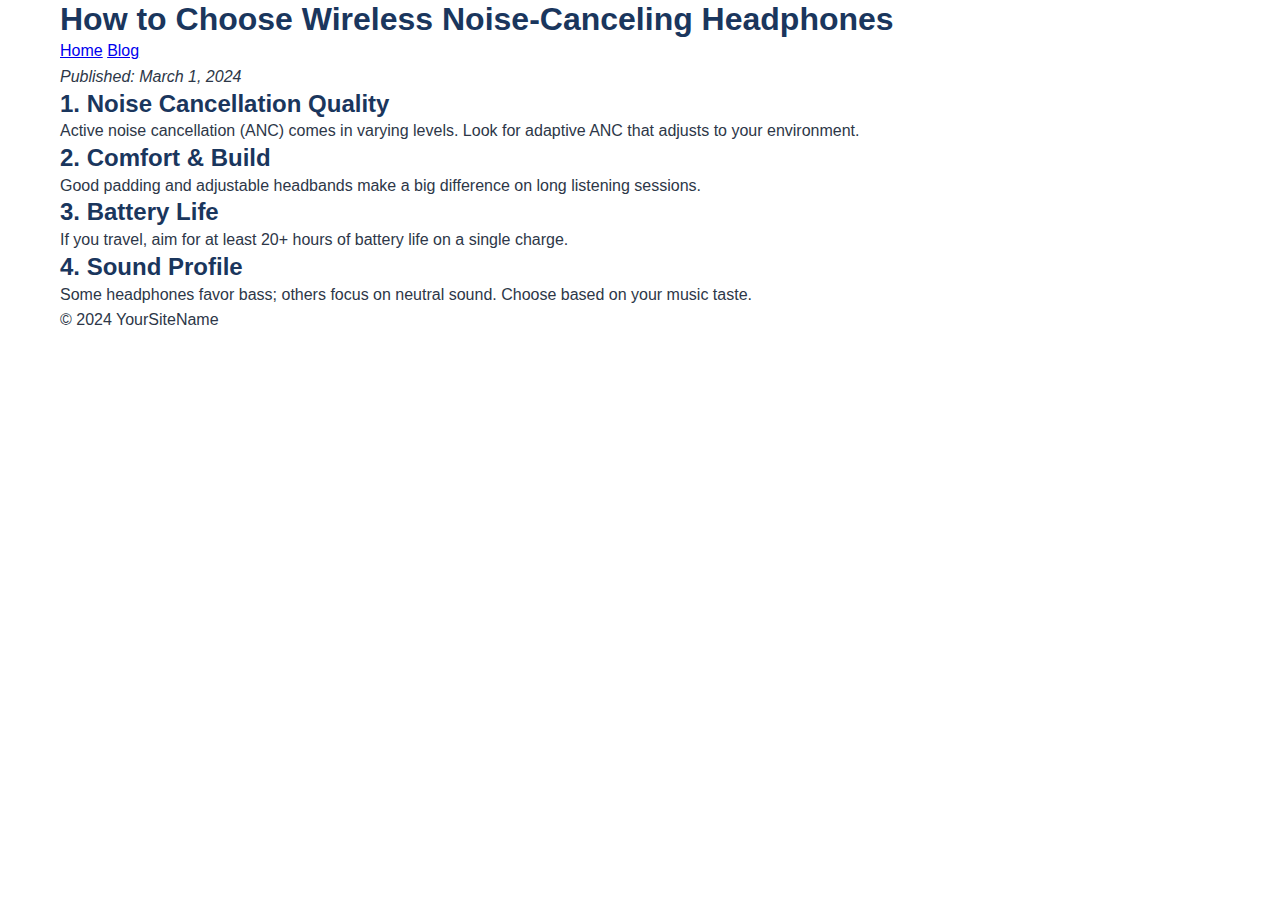
<file: blog/01-choosing-wireless-headphones.html>
<!DOCTYPE html>
<html lang="en">
<head>
  <meta charset="UTF-8"/>
  <meta name="viewport" content="width=device-width,initial-scale=1.0"/>
  <title>How to Choose Wireless Noise-Canceling Headphones</title>
  <meta name="description" content="Learn key factors to consider when buying wireless noise-canceling headphones: comfort, sound quality, battery life & ANC performance."/>
  <link rel="stylesheet" href="../styles.css"/>
</head>
<body>
  <header>
    <div class="container">
      <h1>How to Choose Wireless Noise-Canceling Headphones</h1>
      <nav>
        <a href="../index.html">Home</a>
        <a href="01-choosing-wireless-headphones.html">Blog</a>
      </nav>
    </div>
  </header>
  <main class="container">
    <article>
      <p><em>Published: March 1, 2024</em></p>
      <h2>1. Noise Cancellation Quality</h2>
      <p>Active noise cancellation (ANC) comes in varying levels. Look for adaptive ANC that adjusts to your environment.</p>
      <h2>2. Comfort & Build</h2>
      <p>Good padding and adjustable headbands make a big difference on long listening sessions.</p>
      <h2>3. Battery Life</h2>
      <p>If you travel, aim for at least 20+ hours of battery life on a single charge.</p>
      <h2>4. Sound Profile</h2>
      <p>Some headphones favor bass; others focus on neutral sound. Choose based on your music taste.</p>
    </article>
  </main>
  <footer>
    <div class="container">
      <p>&copy; 2024 YourSiteName</p>
    </div>
  </footer>
</body>
</html>
</file>
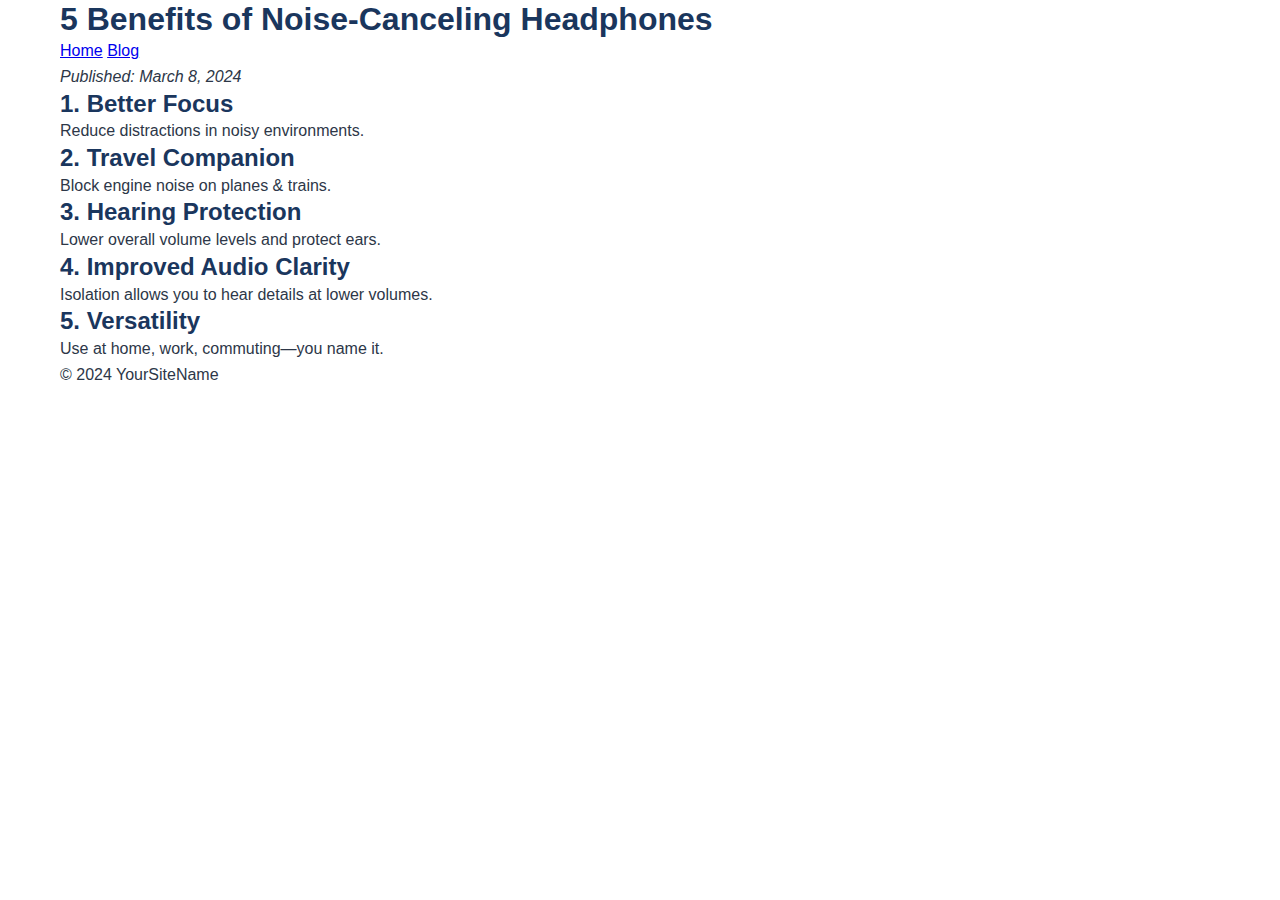
<file: blog/02-benefits-noise-cancellation.html>
<!DOCTYPE html>
<html lang="en">
<head>
  <meta charset="UTF-8"/>
  <meta name="viewport" content="width=device-width,initial-scale=1.0"/>
  <title>5 Benefits of Noise-Canceling Headphones</title>
  <meta name="description" content="Discover the top 5 benefits of using noise-canceling headphones—increased focus, better audio clarity, and more."/>
  <link rel="stylesheet" href="../styles.css"/>
</head>
<body>
  <header>
    <div class="container">
      <h1>5 Benefits of Noise-Canceling Headphones</h1>
      <nav>
        <a href="../index.html">Home</a>
        <a href="02-benefits-noise-cancellation.html">Blog</a>
      </nav>
    </div>
  </header>
  <main class="container">
    <article>
      <p><em>Published: March 8, 2024</em></p>
      <h2>1. Better Focus</h2>
      <p>Reduce distractions in noisy environments.</p>
      <h2>2. Travel Companion</h2>
      <p>Block engine noise on planes & trains.</p>
      <h2>3. Hearing Protection</h2>
      <p>Lower overall volume levels and protect ears.</p>
      <h2>4. Improved Audio Clarity</h2>
      <p>Isolation allows you to hear details at lower volumes.</p>
<h2>5. Versatility</h2>
      <p>Use at home, work, commuting—you name it.</p>
    </article>
  </main>
  <footer>
    <div class="container">
      <p>&copy; 2024 YourSiteName</p>
    </div>
  </footer>
</body>
</html>
</file>
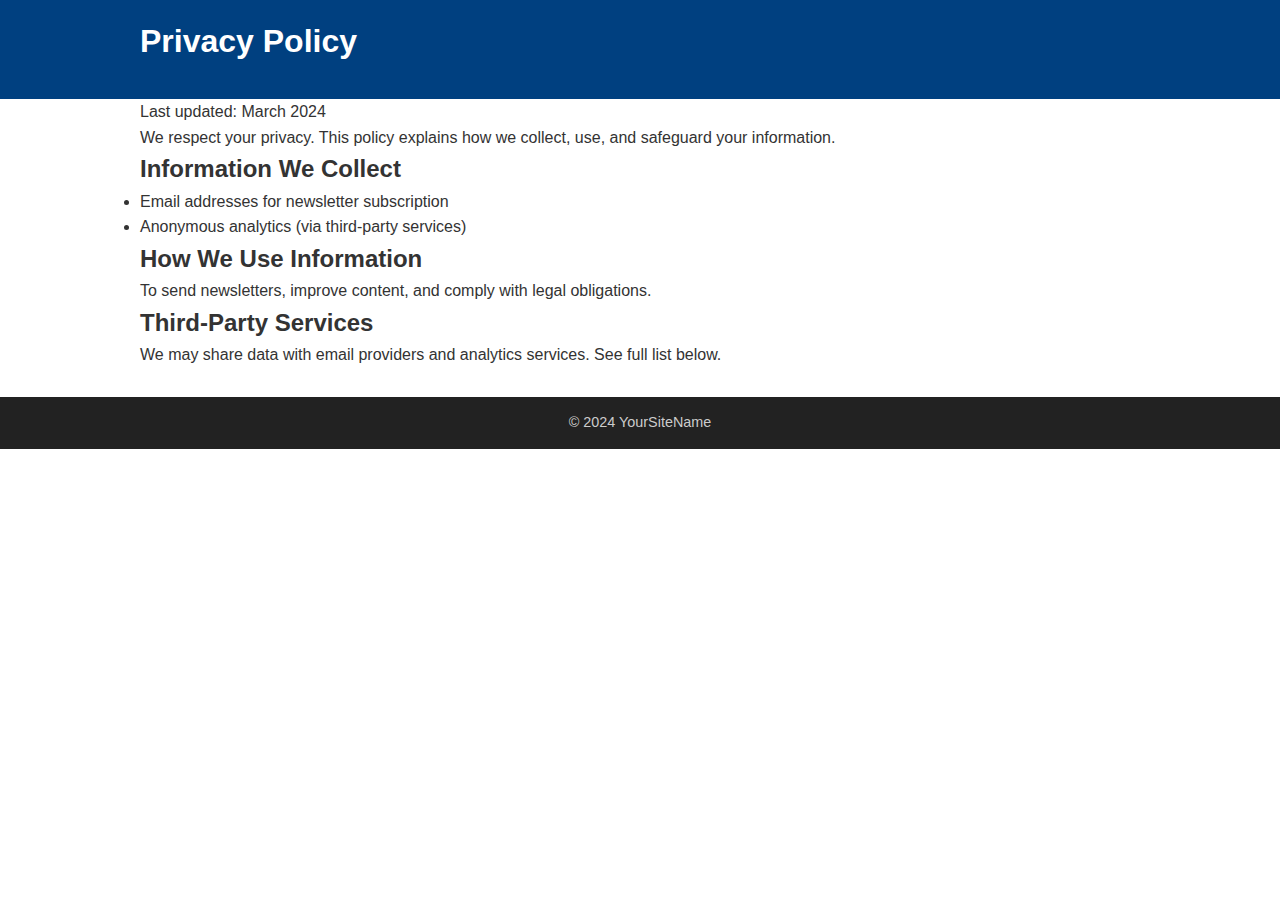
<file: earbuds/privacy-policy.html>
<!DOCTYPE html>
<html lang="en">
<head>
  <meta charset="UTF-8"/>
  <meta name="viewport" content="width=device-width,initial-scale=1.0"/>
  <title>Privacy Policy</title>
  <meta name="description" content="Privacy Policy for YourSiteName. Learn how we collect and use data."/>
  <link rel="stylesheet" href="styles.css"/>
</head>
<body>
  <header><div class="container"><h1>Privacy Policy</h1></div></header>
  <main class="container">
    <p>Last updated: March 2024</p>
    <p>We respect your privacy. This policy explains how we collect, use, and safeguard your information.</p>
    <h2>Information We Collect</h2>
    <ul>
      <li>Email addresses for newsletter subscription</li>
      <li>Anonymous analytics (via third-party services)</li>
    </ul>
    <h2>How We Use Information</h2>
    <p>To send newsletters, improve content, and comply with legal obligations.</p>
    <h2>Third-Party Services</h2>
    <p>We may share data with email providers and analytics services. See full list below.</p>
  </main>
  <footer><div class="container"><p>&copy; 2024 YourSiteName</p></div></footer>
</body>
</html>
</file>
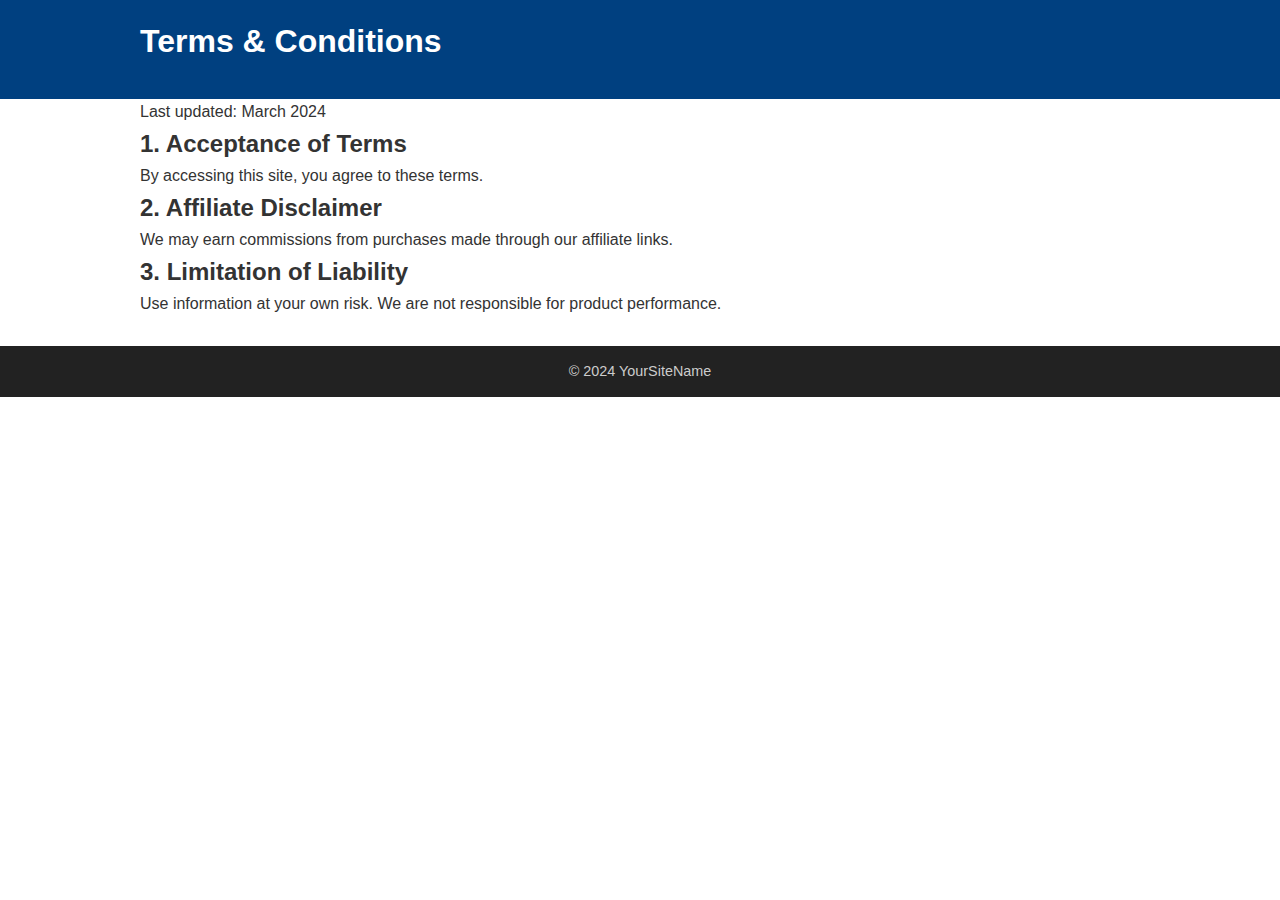
<file: earbuds/terms-and-conditions.html>
<!DOCTYPE html>
<html lang="en">
<head>
  <meta charset="UTF-8"/>
  <meta name="viewport" content="width=device-width,initial-scale=1.0"/>
  <title>Terms & Conditions</title>
  <meta name="description" content="Terms & Conditions for using YourSiteName comparison site."/>
  <link rel="stylesheet" href="styles.css"/>
</head>
<body>
  <header><div class="container"><h1>Terms & Conditions</h1></div></header>
  <main class="container">
    <p>Last updated: March 2024</p>
    <h2>1. Acceptance of Terms</h2>
    <p>By accessing this site, you agree to these terms.</p>
    <h2>2. Affiliate Disclaimer</h2>
    <p>We may earn commissions from purchases made through our affiliate links.</p>
    <h2>3. Limitation of Liability</h2>
    <p>Use information at your own risk. We are not responsible for product performance.</p>
  </main>
  <footer><div class="container"><p>&copy; 2024 YourSiteName</p></div></footer>
</body>
</html>
</file>
<file: earbuds/styles.css>
/* styles.css */
* { box-sizing: border-box; margin: 0; padding: 0; }
body { font-family: Arial, sans-serif; line-height: 1.6; color: #333; }
.container { width: 90%; max-width: 1000px; margin: auto; }
header { background: #004080; color: #fff; padding: 1em 0; }
header h1 { margin-bottom: 0.5em; }
nav a { color: #fff; margin-right: 1em; text-decoration: none; }
nav a:hover { text-decoration: underline; }

.intro { margin: 2em 0; }
.comparison-table table { width: 100%; border-collapse: collapse; }
.comparison-table th, .comparison-table td { border: 1px solid #ddd; padding: 0.75em; text-align: left; }
.comparison-table th { background: #f4f4f4; }
.comparison-table img { max-width: 100px; display: block; margin-top: 0.5em; }
.btn { background: #ff6600; color: #fff; padding: 0.5em 1em; text-decoration: none; border-radius: 4px; }
.btn:hover { background: #e65c00; }

.newsletter { background: #f9f9f9; padding: 2em; margin: 2em 0; text-align: center; }
.newsletter input[type="email"] { padding: 0.5em; width: 60%; max-width: 300px; margin-right: 0.5em; }
.newsletter button { padding: 0.5em 1em; }
.message { margin-top: 1em; font-weight: bold; }

footer { background: #222; color: #ccc; text-align: center; padding: 1em 0; margin-top: 2em; font-size: 0.9em; }
</file>
<file: styles.css>
/* Reset and Base Styles */
* {
    margin: 0;
    padding: 0;
    box-sizing: border-box;
}

:root {
    /* Enhanced Color Palette */
    --primary-navy: #1a365d;
    --primary-white: #ffffff;
    --gray-light: #f7fafc;
    --gray-medium: #4a5568;
    --electric-blue: #3182ce;
    --success-green: #38a169;
    --text-dark: #2d3748;
    --text-light: #718096;
    --border-light: #e2e8f0;
    --shadow-light: rgba(0, 0, 0, 0.1);
    --shadow-medium: rgba(0, 0, 0, 0.15);
    
    /* Typography */
    --font-primary: 'Inter', -apple-system, BlinkMacSystemFont, 'Segoe UI', Roboto, Oxygen, Ubuntu, Cantarell, sans-serif;
    --font-secondary: 'Poppins', -apple-system, BlinkMacSystemFont, 'Segoe UI', Roboto, Oxygen, Ubuntu, Cantarell, sans-serif;
}

html {
    scroll-behavior: smooth;
}

body {
    font-family: var(--font-primary);
    line-height: 1.6;
    color: var(--text-dark);
    background-color: var(--primary-white);
}

.container {
    max-width: 1200px;
    margin: 0 auto;
    padding: 0 20px;
}

/* Enhanced Typography */
h1, h2, h3, h4, h5, h6 {
    font-family: var(--font-secondary);
    font-weight: 600;
    line-height: 1.2;
    color: var(--primary-navy);
}

/* Navigation */
.navbar {
    position: fixed;
    top: 0;
    width: 100%;
    background: rgba(255, 255, 255, 0.95);
    backdrop-filter: blur(15px);
    border-bottom: 1px solid var(--border-light);
    z-index: 1000;
    transition: all 0.3s ease;
    box-shadow: 0 2px 20px rgba(26, 54, 93, 0.1);
}

.nav-container {
    max-width: 1200px;
    margin: 0 auto;
    padding: 0 20px;
    display: flex;
    justify-content: space-between;
    align-items: center;
    height: 80px;
}

.nav-logo {
    display: flex;
    align-items: center;
    gap: 15px;
}

.logo {
    height: 50px;
    width: 50px;
    background: linear-gradient(135deg, var(--electric-blue), var(--primary-navy));
    border-radius: 12px;
    display: flex;
    align-items: center;
    justify-content: center;
    color: white;
    font-weight: bold;
    font-size: 1.2rem;
}

.brand-name {
    font-size: 1.6rem;
    font-weight: 700;
    color: var(--primary-navy);
    font-family: var(--font-secondary);
}

.nav-menu {
    display: flex;
    list-style: none;
    gap: 2.5rem;
}

.nav-link {
    text-decoration: none;
    color: var(--gray-medium);
    font-weight: 500;
    font-size: 1rem;
    transition: all 0.3s ease;
    position: relative;
    padding: 0.5rem 0;
}

.nav-link:hover {
    color: var(--electric-blue);
}

.nav-link::after {
    content: '';
    position: absolute;
    width: 0;
    height: 3px;
    bottom: 0;
    left: 0;
    background: linear-gradient(90deg, var(--electric-blue), var(--success-green));
    transition: width 0.3s ease;
    border-radius: 2px;
}

.nav-link:hover::after {
    width: 100%;
}

.hamburger {
    display: none;
    flex-direction: column;
    cursor: pointer;
}

.bar {
    width: 28px;
    height: 3px;
    background-color: var(--primary-navy);
    margin: 4px 0;
    transition: 0.3s;
    border-radius: 2px;
}

/* Enhanced Hero Section */
.hero {
    background: linear-gradient(135deg, var(--gray-light) 0%, #e6fffa 100%);
    padding: 140px 0 100px;
    text-align: center;
    position: relative;
    overflow: hidden;
}

.hero::before {
    content: '';
    position: absolute;
    top: 0;
    left: 0;
    right: 0;
    bottom: 0;
    background: url('data:image/svg+xml,<svg xmlns="http://www.w3.org/2000/svg" viewBox="0 0 100 100"><defs><pattern id="grid" width="10" height="10" patternUnits="userSpaceOnUse"><path d="M 10 0 L 0 0 0 10" fill="none" stroke="%23e2e8f0" stroke-width="0.5"/></pattern></defs><rect width="100" height="100" fill="url(%23grid)"/></svg>');
    opacity: 0.3;
    z-index: 1;
}

.hero-content {
    max-width: 900px;
    margin: 0 auto;
    position: relative;
    z-index: 2;
}

.hero-title {
    font-size: 3.8rem;
    font-weight: 700;
    color: var(--primary-navy);
    margin-bottom: 1.5rem;
    line-height: 1.1;
    font-family: var(--font-secondary);
}

.hero-subtitle {
    font-size: 1.3rem;
    color: var(--gray-medium);
    margin-bottom: 2rem;
    line-height: 1.6;
    max-width: 800px;
    margin-left: auto;
    margin-right: auto;
}

.trust-indicators {
    display: flex;
    justify-content: center;
    gap: 3rem;
    margin: 2.5rem 0;
    flex-wrap: wrap;
}

.trust-item {
    text-align: center;
    padding: 1rem;
}

.trust-number {
    font-size: 2.2rem;
    font-weight: 700;
    color: var(--electric-blue);
    display: block;
    font-family: var(--font-secondary);
}

.trust-label {
    font-size: 0.9rem;
    color: var(--text-light);
    text-transform: uppercase;
    letter-spacing: 0.5px;
    margin-top: 0.5rem;
}

.hero-ctas {
    display: flex;
    gap: 1.5rem;
    justify-content: center;
    margin-top: 3rem;
    flex-wrap: wrap;
}

.cta-primary {
    display: inline-block;
    background: linear-gradient(135deg, var(--electric-blue), var(--primary-navy));
    color: white;
    padding: 18px 36px;
    text-decoration: none;
    border-radius: 50px;
    font-weight: 600;
    font-size: 1.1rem;
    transition: all 0.3s ease;
    box-shadow: 0 6px 20px rgba(49, 130, 206, 0.3);
    border: none;
    cursor: pointer;
}

.cta-primary:hover {
    transform: translateY(-3px);
    box-shadow: 0 10px 30px rgba(49, 130, 206, 0.4);
}

.cta-secondary {
    display: inline-block;
    background: transparent;
    color: var(--primary-navy);
    padding: 18px 36px;
    text-decoration: none;
    border-radius: 50px;
    font-weight: 600;
    font-size: 1.1rem;
    transition: all 0.3s ease;
    border: 2px solid var(--primary-navy);
}

.cta-secondary:hover {
    background: var(--primary-navy);
    color: white;
    transform: translateY(-2px);
}

/* Section Styles */
section {
    padding: 100px 0;
}

.section-title {
    font-size: 2.8rem;
    font-weight: 700;
    color: var(--primary-navy);
    text-align: center;
    margin-bottom: 3.5rem;
    font-family: var(--font-secondary);
}

.section-subtitle {
    font-size: 1.2rem;
    color: var(--text-light);
    text-align: center;
    max-width: 700px;
    margin: 0 auto 3rem;
    line-height: 1.6;
}

/* Enhanced About Section */
.about {
    background-color: var(--primary-white);
}

.about-content {
    max-width: 900px;
    margin: 0 auto;
}

.about-text {
    font-size: 1.2rem;
    color: var(--gray-medium);
    line-height: 1.8;
    margin-bottom: 2.5rem;
}

.capabilities-grid {
    display: grid;
    grid-template-columns: repeat(auto-fit, minmax(250px, 1fr));
    gap: 1.5rem;
    margin-top: 3rem;
}

.capability-item {
    background: var(--gray-light);
    padding: 1.5rem;
    border-radius: 12px;
    border-left: 4px solid var(--electric-blue);
    transition: all 0.3s ease;
}

.capability-item:hover {
    transform: translateY(-2px);
    box-shadow: 0 8px 25px var(--shadow-light);
}

.capability-title {
    font-weight: 600;
    color: var(--primary-navy);
    margin-bottom: 0.5rem;
}

/* Enhanced Portfolio Section */
.portfolio {
    background-color: var(--gray-light);
}

.portfolio-grid {
    display: grid;
    grid-template-columns: repeat(auto-fit, minmax(320px, 1fr));
    gap: 2.5rem;
    margin-top: 3rem;
}

.portfolio-card {
    background: white;
    border-radius: 20px;
    padding: 2.5rem;
    text-align: center;
    box-shadow: 0 8px 30px var(--shadow-light);
    transition: all 0.3s ease;
    border: 1px solid var(--border-light);
    position: relative;
    overflow: hidden;
}

.portfolio-card::before {
    content: '';
    position: absolute;
    top: 0;
    left: 0;
    right: 0;
    height: 4px;
    background: linear-gradient(90deg, var(--electric-blue), var(--success-green));
}

.portfolio-card:hover {
    transform: translateY(-8px);
    box-shadow: 0 15px 40px var(--shadow-medium);
}

.card-badges {
    display: flex;
    gap: 0.5rem;
    justify-content: center;
    margin-bottom: 1.5rem;
    flex-wrap: wrap;
}

.badge {
    background: var(--electric-blue);
    color: white;
    padding: 0.3rem 0.8rem;
    border-radius: 20px;
    font-size: 0.8rem;
    font-weight: 500;
}

.badge.ecommerce { background: var(--success-green); }
.badge.affiliate { background: var(--electric-blue); }
.badge.directory { background: #805ad5; }
.badge.leadgen { background: #d69e2e; }

.card-logo {
    margin-bottom: 1.5rem;
}

.card-logo img {
    height: 70px;
    width: auto;
    max-width: 100%;
}

.card-title {
    font-size: 1.4rem;
    font-weight: 600;
    color: var(--primary-navy);
    margin-bottom: 1rem;
    font-family: var(--font-secondary);
}

.card-description {
    color: var(--text-light);
    margin-bottom: 1.5rem;
    line-height: 1.6;
}

.card-metrics {
    display: grid;
    grid-template-columns: repeat(3, 1fr);
    gap: 1rem;
    margin: 1.5rem 0;
    padding: 1rem;
    background: var(--gray-light);
    border-radius: 10px;
}

.metric {
    text-align: center;
}

.metric-value {
    font-weight: 700;
    color: var(--electric-blue);
    font-size: 1.1rem;
    display: block;
}

.metric-label {
    font-size: 0.8rem;
    color: var(--text-light);
    text-transform: uppercase;
    letter-spacing: 0.5px;
}

.card-link {
    color: var(--electric-blue);
    text-decoration: none;
    font-weight: 600;
    border-bottom: 2px solid transparent;
    transition: border-color 0.3s ease;
}

.card-link:hover {
    border-bottom-color: var(--electric-blue);
}

/* Enhanced Partnerships Section */
.partnerships {
    background-color: var(--primary-white);
}

.partnerships-text {
    text-align: center;
    font-size: 1.2rem;
    color: var(--gray-medium);
    margin-bottom: 2rem;
    max-width: 700px;
    margin-left: auto;
    margin-right: auto;
}

.partnership-stats {
    display: flex;
    justify-content: center;
    gap: 3rem;
    margin: 2rem 0 3rem;
    flex-wrap: wrap;
}

.stat-item {
    text-align: center;
}

.stat-number {
    font-size: 2rem;
    font-weight: 700;
    color: var(--success-green);
    display: block;
    font-family: var(--font-secondary);
}

.stat-label {
    font-size: 0.9rem;
    color: var(--text-light);
    margin-top: 0.5rem;
}

.partners-grid {
    display: grid;
    grid-template-columns: repeat(auto-fit, minmax(180px, 1fr));
    gap: 2rem;
    align-items: center;
    justify-items: center;
    margin-top: 3rem;
}

.partner-logo {
    background: white;
    padding: 2rem;
    border-radius: 15px;
    box-shadow: 0 4px 15px var(--shadow-light);
    transition: all 0.3s ease;
    border: 1px solid var(--border-light);
    width: 100%;
    display: flex;
    align-items: center;
    justify-content: center;
    min-height: 120px;
}

.partner-logo:hover {
    transform: translateY(-5px);
    box-shadow: 0 8px 25px var(--shadow-medium);
}

.partner-logo img {
    height: 50px;
    width: auto;
    max-width: 100%;
    filter: grayscale(100%);
    transition: filter 0.3s ease;
}

.partner-logo:hover img {
    filter: grayscale(0%);
}

/* Technology Section */
.technology {
    background: linear-gradient(135deg, var(--primary-navy) 0%, #2c5282 100%);
    color: white;
}

.technology .section-title {
    color: white;
}

.technology .section-subtitle {
    color: rgba(255, 255, 255, 0.8);
}

.tech-grid {
    display: grid;
    grid-template-columns: repeat(auto-fit, minmax(250px, 1fr));
    gap: 2rem;
    margin: 3rem 0;
}

.tech-item {
    background: rgba(255, 255, 255, 0.1);
    padding: 2rem;
    border-radius: 15px;
    text-align: center;
    backdrop-filter: blur(10px);
    border: 1px solid rgba(255, 255, 255, 0.2);
    transition: all 0.3s ease;
}

.tech-item:hover {
    transform: translateY(-5px);
    background: rgba(255, 255, 255, 0.15);
}

.tech-icon {
    width: 60px;
    height: 60px;
    background: var(--electric-blue);
    border-radius: 15px;
    display: flex;
    align-items: center;
    justify-content: center;
    margin: 0 auto 1rem;
    font-size: 1.5rem;
}

.tech-title {
    font-size: 1.2rem;
    font-weight: 600;
    margin-bottom: 0.5rem;
    color: white;
}

.tech-description {
    color: rgba(255, 255, 255, 0.8);
    font-size: 0.9rem;
    line-height: 1.5;
}

.process-flow {
    display: flex;
    justify-content: center;
    align-items: center;
    gap: 1rem;
    margin: 3rem 0;
    flex-wrap: wrap;
}

.process-step {
    background: rgba(255, 255, 255, 0.1);
    padding: 1rem 1.5rem;
    border-radius: 25px;
    font-weight: 500;
    backdrop-filter: blur(10px);
    border: 1px solid rgba(255, 255, 255, 0.2);
}

.process-arrow {
    color: var(--electric-blue);
    font-size: 1.5rem;
    font-weight: bold;
}

/* Enhanced Contact Section */
.contact {
    background-color: var(--gray-light);
}

.contact-content {
    display: grid;
    grid-template-columns: 1fr 1fr;
    gap: 5rem;
    max-width: 1100px;
    margin: 0 auto;
}

.contact-info {
    display: flex;
    flex-direction: column;
    gap: 2.5rem;
}

.contact-item {
    background: white;
    padding: 2rem;
    border-radius: 15px;
    box-shadow: 0 4px 15px var(--shadow-light);
    border-left: 4px solid var(--electric-blue);
}

.contact-item h3 {
    font-size: 1.3rem;
    font-weight: 600;
    color: var(--primary-navy);
    margin-bottom: 1rem;
    font-family: var(--font-secondary);
}

.contact-item p {
    color: var(--gray-medium);
    font-size: 1.1rem;
    line-height: 1.6;
}

.business-hours {
    background: var(--success-green);
    color: white;
    padding: 1rem;
    border-radius: 10px;
    margin-top: 1rem;
    text-align: center;
    font-weight: 500;
}

.social-links {
    display: flex;
    gap: 1rem;
    margin-top: 1.5rem;
}

.social-link {
    display: inline-block;
    padding: 0.8rem;
    border-radius: 10px;
    transition: all 0.3s ease;
    background: var(--gray-light);
}

.social-link:hover {
    background: var(--electric-blue);
    transform: translateY(-2px);
}

.social-link img {
    height: 28px;
    width: 28px;
}

/* Enhanced Contact Form */
.contact-form {
    background: white;
    padding: 3rem;
    border-radius: 20px;
    box-shadow: 0 8px 30px var(--shadow-light);
    border: 1px solid var(--border-light);
}

.form-group {
    margin-bottom: 2rem;
}

.form-group label {
    display: block;
    margin-bottom: 0.8rem;
    font-weight: 600;
    color: var(--primary-navy);
    font-size: 1rem;
}

.form-group input,
.form-group textarea,
.form-group select {
    width: 100%;
    padding: 15px 20px;
    border: 2px solid var(--border-light);
    border-radius: 10px;
    font-size: 1rem;
    transition: all 0.3s ease;
    font-family: inherit;
    background: var(--gray-light);
}

.form-group input:focus,
.form-group textarea:focus,
.form-group select:focus {
    outline: none;
    border-color: var(--electric-blue);
    background: white;
    box-shadow: 0 0 0 3px rgba(49, 130, 206, 0.1);
}

.submit-button {
    background: linear-gradient(135deg, var(--electric-blue), var(--primary-navy));
    color: white;
    padding: 15px 30px;
    border: none;
    border-radius: 10px;
    font-size: 1.1rem;
    font-weight: 600;
    cursor: pointer;
    transition: all 0.3s ease;
    width: 100%;
}

.submit-button:hover {
    transform: translateY(-2px);
    box-shadow: 0 8px 25px rgba(49, 130, 206, 0.3);
}

.trust-badge {
    text-align: center;
    margin-top: 1.5rem;
    padding: 1rem;
    background: var(--gray-light);
    border-radius: 10px;
    color: var(--success-green);
    font-weight: 500;
}

/* Enhanced Footer */
.footer {
    background: linear-gradient(135deg, #1e293b 0%, #0f172a 100%);
    color: white;
    padding: 4rem 0 0;
    position: relative;
}

.footer::before {
    content: '';
    position: absolute;
    top: 0;
    left: 0;
    right: 0;
    height: 4px;
    background: linear-gradient(90deg, var(--electric-blue), var(--success-green));
}

.footer-content {
    display: grid;
    grid-template-columns: 2fr 1fr 1fr 1fr;
    gap: 3rem;
    margin-bottom: 3rem;
}

.footer-section h3 {
    color: white;
    margin-bottom: 1.5rem;
    font-family: var(--font-secondary);
    font-size: 1.2rem;
    position: relative;
}

.footer-section h3::after {
    content: '';
    position: absolute;
    bottom: -5px;
    left: 0;
    width: 30px;
    height: 2px;
    background: var(--electric-blue);
    border-radius: 1px;
}

.footer-section p {
    color: rgba(255, 255, 255, 0.8);
    line-height: 1.7;
    margin-bottom: 1rem;
}

.footer-section a {
    color: rgba(255, 255, 255, 0.7);
    text-decoration: none;
    line-height: 1.8;
    transition: all 0.3s ease;
    display: block;
    padding: 0.3rem 0;
}

.footer-section a:hover {
    color: var(--electric-blue);
    transform: translateX(5px);
}

.footer-links {
    display: flex;
    flex-direction: column;
}

.company-info {
    background: rgba(255, 255, 255, 0.05);
    padding: 1.5rem;
    border-radius: 12px;
    margin-top: 1rem;
    border-left: 3px solid var(--electric-blue);
}

.company-info strong {
    color: white;
    display: inline-block;
    min-width: 90px;
}

.footer-bottom {
    border-top: 1px solid rgba(255, 255, 255, 0.1);
    padding: 2rem 0;
    text-align: center;
    background: rgba(0, 0, 0, 0.2);
}

.footer-bottom p {
    color: rgba(255, 255, 255, 0.6);
    font-size: 0.9rem;
    line-height: 1.6;
}

/* Responsive Design */
@media (max-width: 768px) {
    .nav-menu {
        position: fixed;
        left: -100%;
        top: 80px;
        flex-direction: column;
        background-color: white;
        width: 100%;
        text-align: center;
        transition: 0.3s;
        box-shadow: 0 10px 27px var(--shadow-light);
        padding: 2rem 0;
    }

    .nav-menu.active {
        left: 0;
    }

    .hamburger {
        display: flex;
    }

    .hamburger.active .bar:nth-child(2) {
        opacity: 0;
    }

    .hamburger.active .bar:nth-child(1) {
        transform: translateY(8px) rotate(45deg);
    }

    .hamburger.active .bar:nth-child(3) {
        transform: translateY(-8px) rotate(-45deg);
    }

    .hero-title {
        font-size: 2.8rem;
    }

    .hero-subtitle {
        font-size: 1.1rem;
    }

    .section-title {
        font-size: 2.2rem;
    }

    .trust-indicators {
        gap: 1.5rem;
    }

    .hero-ctas {
        flex-direction: column;
        align-items: center;
    }

    .portfolio-grid {
        grid-template-columns: 1fr;
    }

    .partners-grid {
        grid-template-columns: repeat(2, 1fr);
    }

    .contact-content {
        grid-template-columns: 1fr;
        gap: 3rem;
    }

    .partnership-stats {
        gap: 1.5rem;
    }

    .process-flow {
        flex-direction: column;
    }

    .process-arrow {
        transform: rotate(90deg);
    }

    .tech-grid {
        grid-template-columns: 1fr;
    }

    .footer-content {
        grid-template-columns: 1fr;
        text-align: left;
    }
}

@media (max-width: 480px) {
    .container {
        padding: 0 15px;
    }

    .hero {
        padding: 120px 0 80px;
    }

    .hero-title {
        font-size: 2.2rem;
    }

    section {
        padding: 80px 0;
    }

    .partners-grid {
        grid-template-columns: 1fr;
    }

    .cta-primary,
    .cta-secondary {
        padding: 15px 30px;
        font-size: 1rem;
    }

    .card-metrics {
        grid-template-columns: 1fr;
    }

    .footer-content {
        text-align: center;
    }
}

/* Smooth scrolling offset for fixed navbar */
section {
    scroll-margin-top: 80px;
}

/* Loading animation for images */
img {
    transition: opacity 0.3s ease;
}

img[src*="placeholder"] {
    background-color: var(--gray-light);
    border: 2px dashed var(--border-light);
    display: flex;
    align-items: center;
    justify-content: center;
    color: var(--text-light);
    font-size: 0.875rem;
}

/* Accessibility improvements */
@media (prefers-reduced-motion: reduce) {
    html {
        scroll-behavior: auto;
    }
    
    * {
        animation-duration: 0.01ms !important;
        animation-iteration-count: 1 !important;
        transition-duration: 0.01ms !important;
    }
}

/* Focus styles for accessibility */
button:focus,
input:focus,
textarea:focus,
select:focus,
a:focus {
    outline: 2px solid var(--electric-blue);
    outline-offset: 2px;
}

/* Animations */
@keyframes fadeInUp {
    from {
        opacity: 0;
        transform: translateY(30px);
    }
    to {
        opacity: 1;
        transform: translateY(0);
    }
}

.fade-in-up {
    animation: fadeInUp 0.6s ease forwards;
}

/* Additional Utility Classes */
.text-center {
    text-align: center;
}

.mt-1 { margin-top: 0.25rem; }
.mt-2 { margin-top: 0.5rem; }
.mt-3 { margin-top: 1rem; }
.mt-4 { margin-top: 1.5rem; }
.mt-5 { margin-top: 3rem; }

.mb-1 { margin-bottom: 0.25rem; }
.mb-2 { margin-bottom: 0.5rem; }
.mb-3 { margin-bottom: 1rem; }
.mb-4 { margin-bottom: 1.5rem; }
.mb-5 { margin-bottom: 3rem; }

/* Print Styles */
@media print {
    .navbar,
    .hero-ctas,
    .contact-form,
    .social-links {
        display: none;
    }
    
    body {
        font-size: 12pt;
        line-height: 1.4;
        color: black;
    }
    
    .hero {
        background: none;
        padding: 20px 0;
    }
    
    .section-title {
        color: black;
        page-break-after: avoid;
    }
    
    .portfolio-card,
    .capability-item {
        break-inside: avoid;
        box-shadow: none;
        border: 1px solid #ccc;
    }
}
</file>
